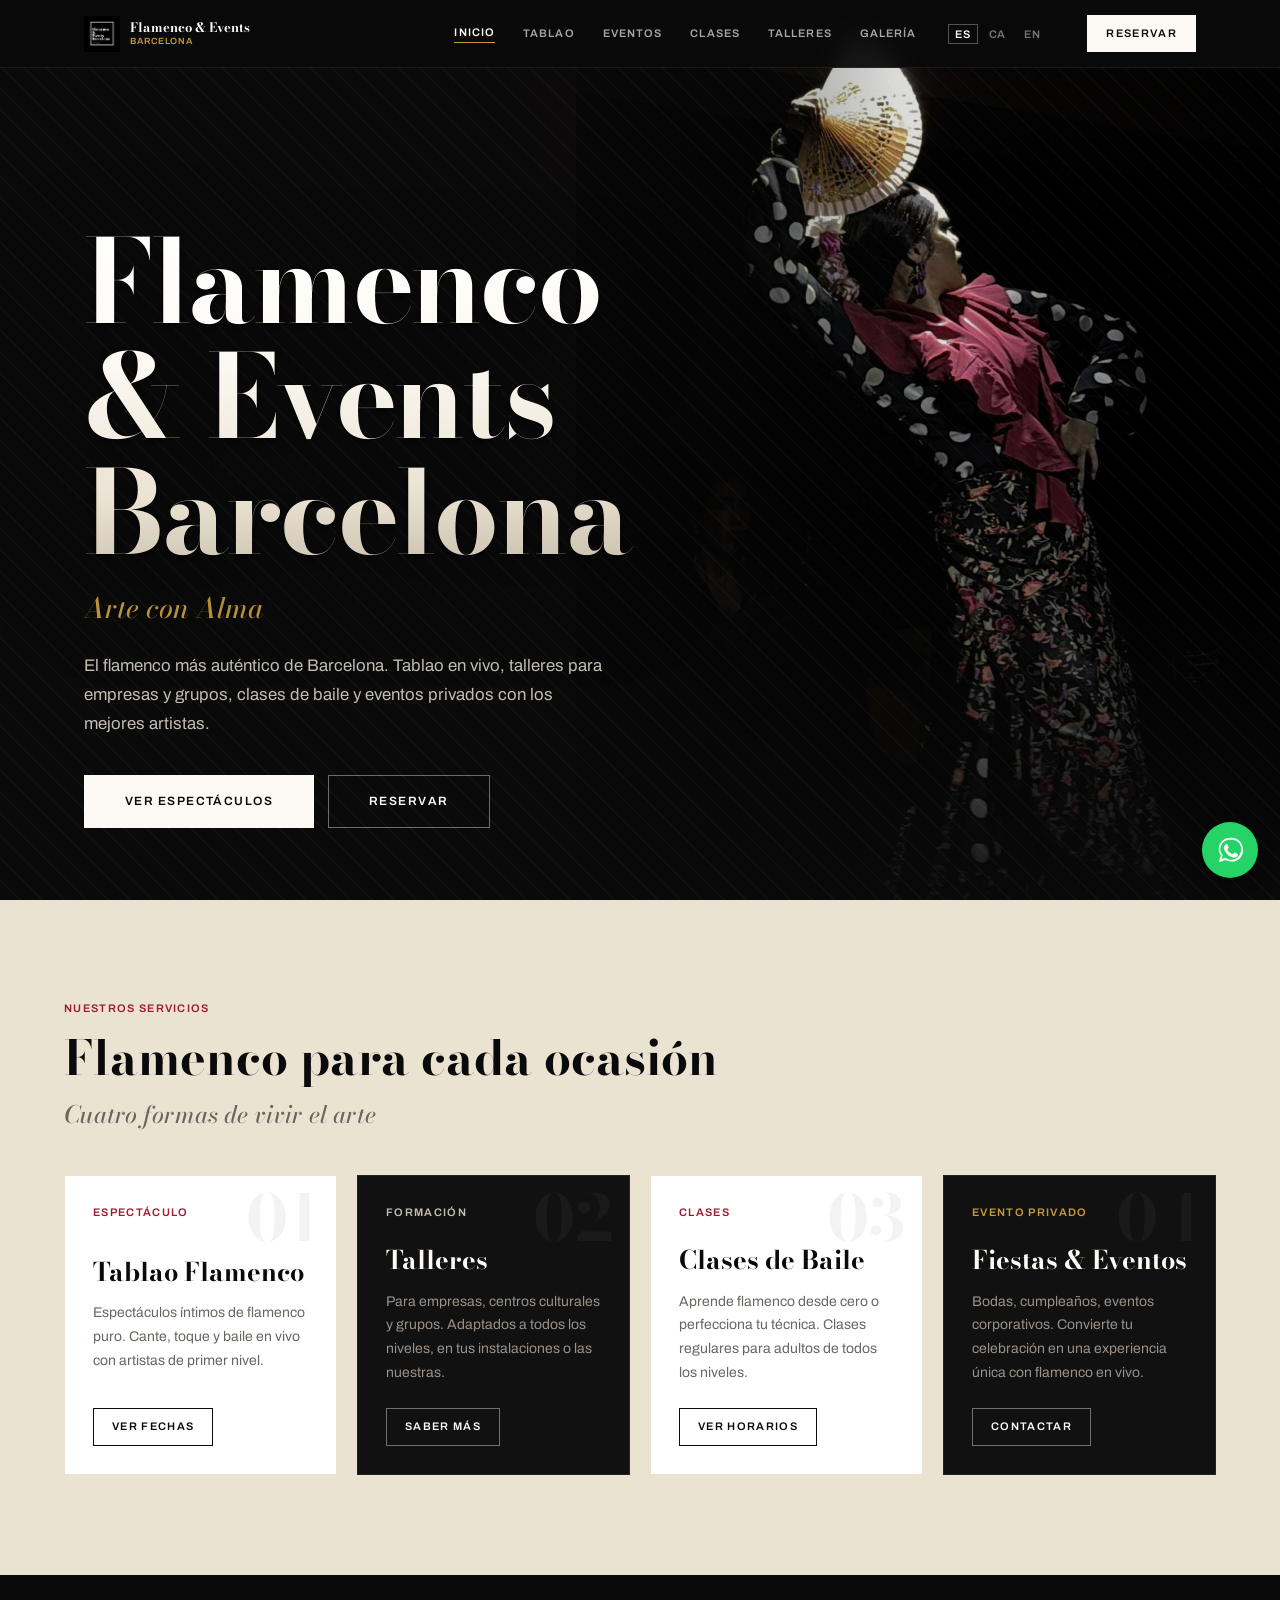
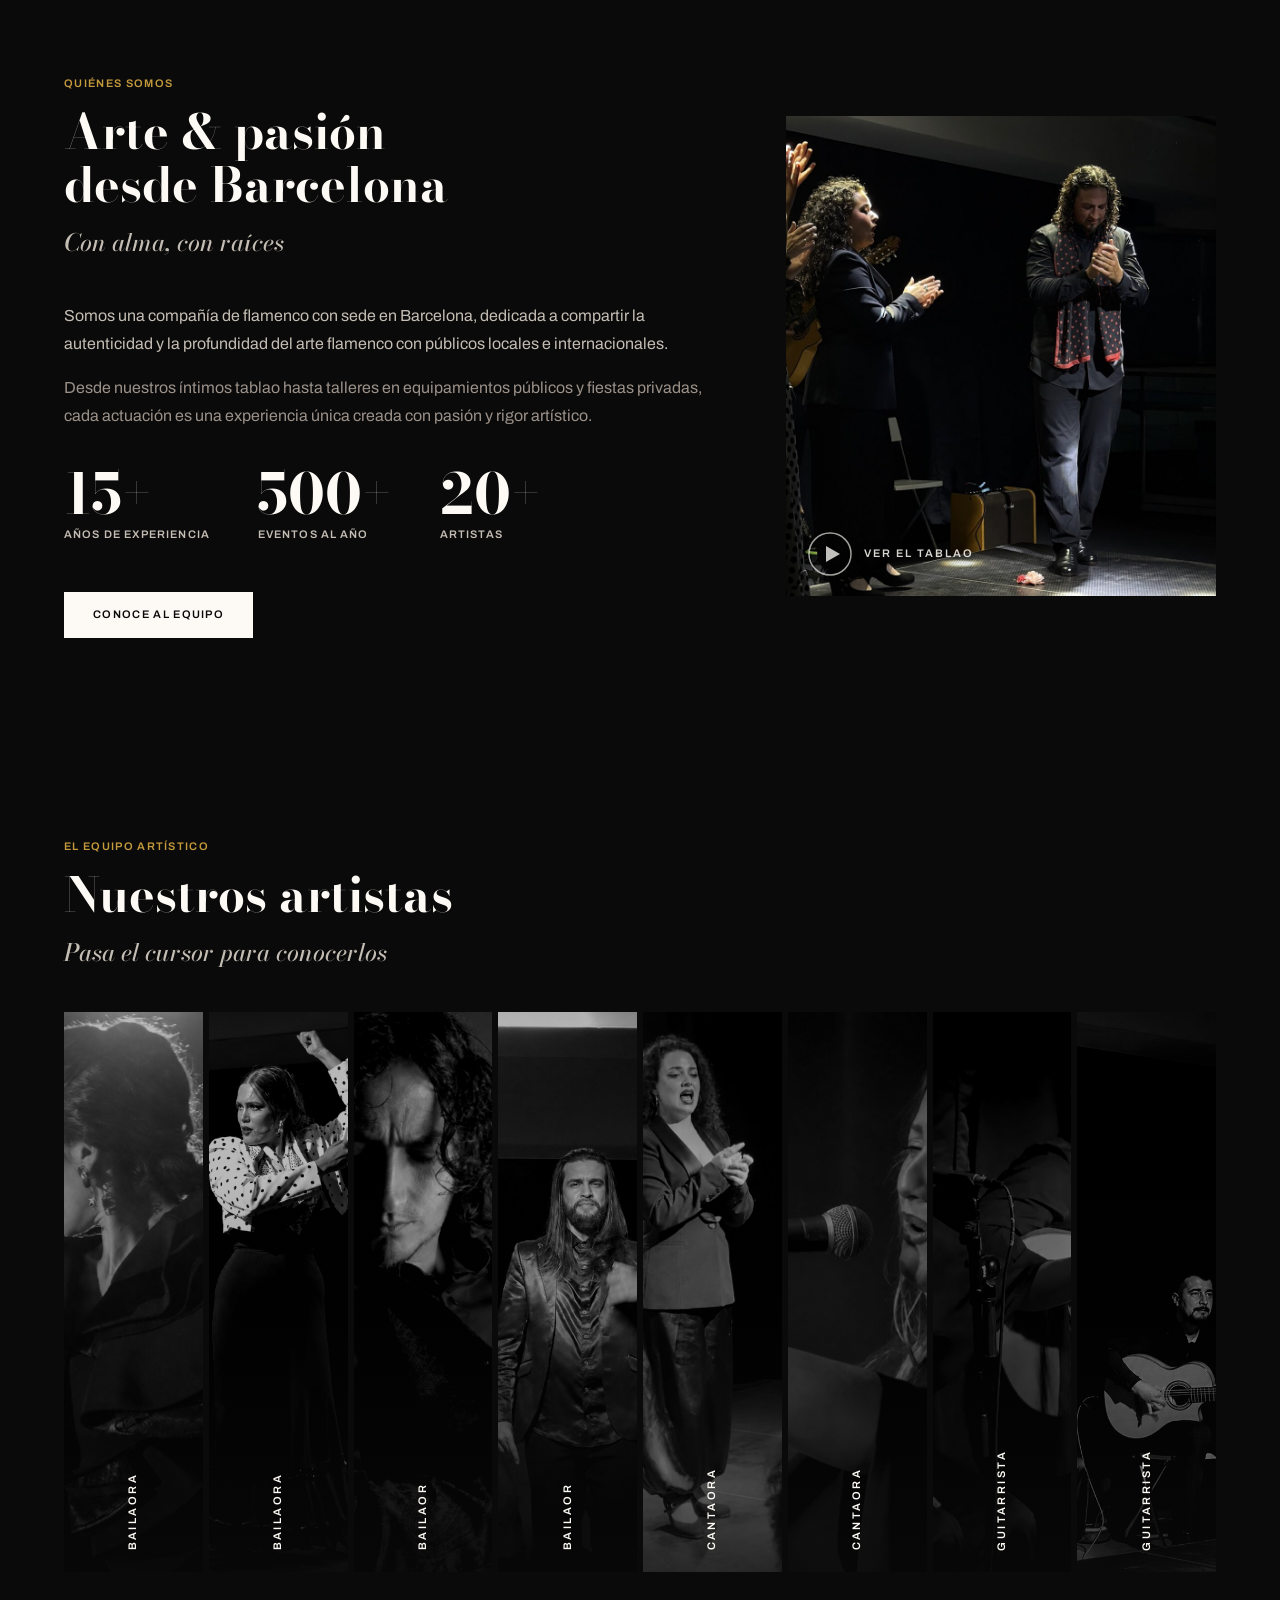
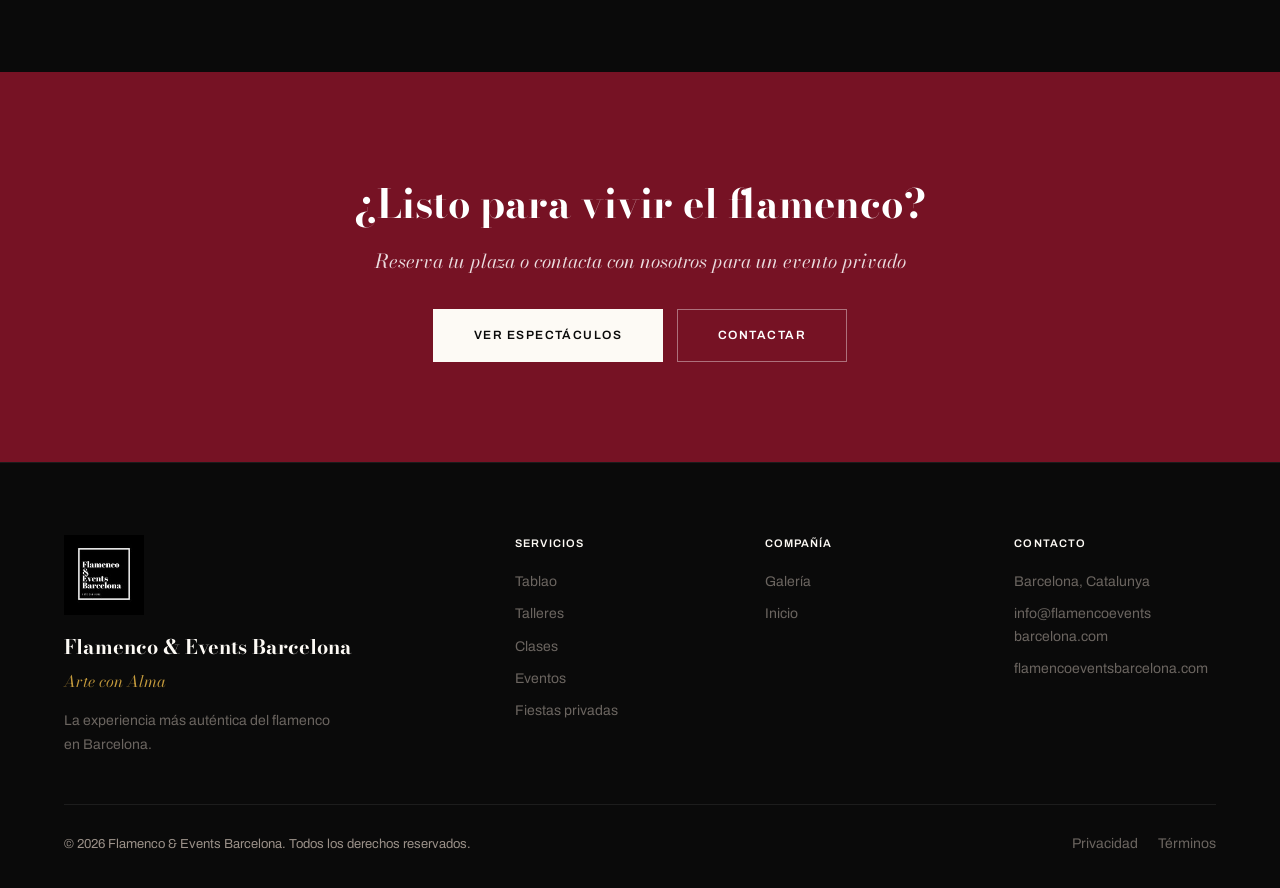
<file: index.html>
<!DOCTYPE html>
<html lang="es">
<head>
    <meta charset="UTF-8">
    <meta name="viewport" content="width=device-width, initial-scale=1.0">
    <meta name="root-path" content="">
    <meta name="description" content="Flamenco & Events Barcelona — Tablao, talleres, clases y eventos privados. Arte con Alma.">
    <title>Flamenco & Events Barcelona — Arte con Alma</title>
    <link rel="icon" href="assets/logo.jpg">
    <link rel="stylesheet" href="css/styles.css">
</head>
<body>
    <div id="nav-placeholder"></div>

    <!-- Hero -->
    <section class="hero"
             data-hero-video="assets/videos/hero-loop.mp4"
             data-hero-poster="assets/photos/hero-video-poster.jpg"
             data-hero-delay="5000">
        <div class="hero-bg"></div>
        <div class="hero-img">
            <img src="assets/photos/hero-home.jpg?v=2" alt="Bailaora flamenca con abanico en el tablao de Barcelona">
        </div>
        <div class="hero-overlay"></div>
        <div class="hero-pattern"></div>
        <div class="hero-body">
            <h1 class="hero-title hero-title--relief">Flamenco<br>&amp; Events<br>Barcelona</h1>
            <p class="hero-sub">Arte con Alma</p>
            <p class="hero-desc">El flamenco más auténtico de Barcelona. Tablao en vivo, talleres para empresas y grupos, clases de baile y eventos privados con los mejores artistas.</p>
            <div class="hero-actions">
                <a href="tablao.html" class="btn btn-lg btn-inverse">Ver espectáculos</a>
                <a href="https://booking.flamencoeventsbarcelona.com" class="btn btn-lg btn-inv-out">Reservar</a>
            </div>
        </div>
    </section>

    <!-- Services -->
    <section class="section section--pale">
        <div class="section-inner">
            <div class="section-label">Nuestros servicios</div>
            <h2 class="section-title">Flamenco para cada ocasión</h2>
            <p class="section-subtitle">Cuatro formas de vivir el arte</p>
            <div class="services-grid">
                <a href="tablao.html" class="svc-card fade-up" style="text-decoration:none;color:inherit">
                    <div class="svc-num">01</div>
                    <span class="svc-tag t-crimson">Espectáculo</span>
                    <div class="svc-title">Tablao Flamenco</div>
                    <p class="svc-desc t-muted">Espectáculos íntimos de flamenco puro. Cante, toque y baile en vivo con artistas de primer nivel.</p>
                    <span class="btn btn-sm btn-outline" style="margin-top:auto;align-self:flex-start">Ver fechas</span>
                </a>
                <a href="talleres.html" class="svc-card svc-card--dark fade-up" style="text-decoration:none;color:inherit">
                    <div class="svc-num">02</div>
                    <span class="svc-tag" style="color:#C4BDB4">Formación</span>
                    <div class="svc-title" style="color:#FDFAF5">Talleres</div>
                    <p class="svc-desc" style="color:#9B9189">Para empresas, centros culturales y grupos. Adaptados a todos los niveles, en tus instalaciones o las nuestras.</p>
                    <span class="btn btn-sm btn-inv-out" style="margin-top:auto;align-self:flex-start">Saber más</span>
                </a>
                <a href="clases.html" class="svc-card fade-up" style="text-decoration:none;color:inherit">
                    <div class="svc-num">03</div>
                    <span class="svc-tag t-crimson">Clases</span>
                    <div class="svc-title">Clases de Baile</div>
                    <p class="svc-desc t-muted">Aprende flamenco desde cero o perfecciona tu técnica. Clases regulares para adultos de todos los niveles.</p>
                    <span class="btn btn-sm btn-outline" style="margin-top:auto;align-self:flex-start">Ver horarios</span>
                </a>
                <a href="contacto.html" class="svc-card svc-card--dark fade-up" style="text-decoration:none;color:inherit">
                    <div class="svc-num">04</div>
                    <span class="svc-tag" style="color:#C49A3C">Evento privado</span>
                    <div class="svc-title" style="color:#FDFAF5">Fiestas &amp; Eventos</div>
                    <p class="svc-desc" style="color:#9B9189">Bodas, cumpleaños, eventos corporativos. Convierte tu celebración en una experiencia única con flamenco en vivo.</p>
                    <span class="btn btn-sm btn-inv-out" style="margin-top:auto;align-self:flex-start">Contactar</span>
                </a>
            </div>
        </div>
    </section>

    <!-- About teaser -->
    <section class="section section--dark">
        <div class="section-inner">
            <div class="grid-2 grid-2--about">
                <div>
                    <div class="section-label">Quiénes somos</div>
                    <h2 class="section-title">Arte &amp; pasión<br>desde Barcelona</h2>
                    <p class="section-subtitle">Con alma, con raíces</p>
                    <p style="color:#C4BDB4;line-height:1.75;margin-bottom:16px">Somos una compañía de flamenco con sede en Barcelona, dedicada a compartir la autenticidad y la profundidad del arte flamenco con públicos locales e internacionales.</p>
                    <p style="color:#9B9189;line-height:1.75;margin-bottom:36px">Desde nuestros íntimos tablao hasta talleres en equipamientos públicos y fiestas privadas, cada actuación es una experiencia única creada con pasión y rigor artístico.</p>
                    <div class="stats">
                        <div><div class="stat-n">15+</div><div class="stat-l">Años de experiencia</div></div>
                        <div><div class="stat-n">500+</div><div class="stat-l">Eventos al año</div></div>
                        <div><div class="stat-n">20+</div><div class="stat-l">Artistas</div></div>
                    </div>
                    <div class="mt-lg">
                        <a href="#artistas" class="btn btn-md btn-inverse">Conoce al equipo</a>
                    </div>
                </div>
                <div class="hover-video" style="min-height:480px"
                     data-hover-video="assets/videos/about-tablao.mp4">
                    <img src="assets/photos/about-home.jpg" alt="Artistas flamencos en escena">
                    <span class="hover-video__cue" aria-hidden="true">
                        <svg viewBox="0 0 44 44" width="44" height="44" fill="none"><circle cx="22" cy="22" r="21" stroke="rgba(253,250,245,.75)" stroke-width="1.5"/><polygon points="18,14 18,30 32,22" fill="rgba(253,250,245,.9)"/></svg>
                        <em>Ver el tablao</em>
                    </span>
                    <button class="hover-video__sound" type="button" aria-label="Activar o silenciar el sonido">
                        <svg class="ico-on" viewBox="0 0 24 24" width="18" height="18" fill="none" stroke="currentColor" stroke-width="1.6" stroke-linecap="round" stroke-linejoin="round"><polygon points="4,9 8,9 13,5 13,19 8,15 4,15" fill="currentColor" stroke="none"/><path d="M16.5 8.5a5 5 0 0 1 0 7"/><path d="M19 6a8.5 8.5 0 0 1 0 12"/></svg>
                        <svg class="ico-off" viewBox="0 0 24 24" width="18" height="18" fill="none" stroke="currentColor" stroke-width="1.6" stroke-linecap="round"><polygon points="4,9 8,9 13,5 13,19 8,15 4,15" fill="currentColor" stroke="none"/><path d="M17 9.5l5 5M22 9.5l-5 5"/></svg>
                    </button>
                </div>
            </div>
        </div>
    </section>

    <!-- Equipo artístico — strips -->
<section class="section section--dark" id="artistas">
  <div class="section-inner">
    <div class="section-label">El equipo artístico</div>
    <h2 class="section-title">Nuestros artistas</h2>
    <p class="section-subtitle">Pasa el cursor para conocerlos</p>

    <div class="strips fade-up">
      <button class="strip" type="button" aria-label="Bailaora — Baile">
        <img src="assets/photos/eventos/Isa.jpg" alt="Bailaora de Flamenco &amp; Events Barcelona" loading="eager" decoding="async" draggable="false">
        <span class="strip-vlabel">Bailaora</span>
        <span class="strip-info">
          <span class="strip-role">Baile</span>
          <span class="strip-name">Bailaora</span>
          <span class="strip-desc">Bata de cola, compás y presencia que llena el tablao.</span>
        </span>
      </button>
      <button class="strip" type="button" aria-label="Bailaora — Baile">
        <img src="assets/photos/eventos/rocio-lunares.jpg" alt="Bailaora de Flamenco &amp; Events Barcelona" loading="eager" decoding="async" draggable="false">
        <span class="strip-vlabel">Bailaora</span>
        <span class="strip-info">
          <span class="strip-role">Baile</span>
          <span class="strip-name">Bailaora</span>
          <span class="strip-desc">Braceo y remate en la parte más íntima del show.</span>
        </span>
      </button>
      <button class="strip" type="button" aria-label="Bailaor — Baile">
        <img src="assets/photos/eventos/nito.jpg" alt="Bailaor de Flamenco &amp; Events Barcelona" loading="eager" decoding="async" draggable="false">
        <span class="strip-vlabel">Bailaor</span>
        <span class="strip-info">
          <span class="strip-role">Baile</span>
          <span class="strip-name">Bailaor</span>
          <span class="strip-desc">Zapateado y fuerza en el centro del cuadro.</span>
        </span>
      </button>
      <button class="strip" type="button" aria-label="Bailaor — Baile">
        <img src="assets/photos/eventos/bailaor2.jpg" alt="Bailaor de Flamenco &amp; Events Barcelona" loading="lazy" decoding="async" draggable="false">
        <span class="strip-vlabel">Bailaor</span>
        <span class="strip-info">
          <span class="strip-role">Baile</span>
          <span class="strip-name">Bailaor</span>
          <span class="strip-desc">Taconeo, escobilla y diálogo con la guitarra.</span>
        </span>
      </button>
      <button class="strip" type="button" aria-label="Cantaora — Cante">
        <img src="assets/photos/eventos/cantaora.jpg" alt="Cantaora, cante de Flamenco &amp; Events Barcelona" loading="lazy" decoding="async" draggable="false">
        <span class="strip-vlabel">Cantaora</span>
        <span class="strip-info">
          <span class="strip-role">Cante</span>
          <span class="strip-name">Cantaora</span>
          <span class="strip-desc">La voz que sostiene el cuadro, de la soleá a la bulería.</span>
        </span>
      </button>
      <button class="strip" type="button" aria-label="Cantaora — Cante">
        <!-- FOTO PENDENT DE CONFIRMAR AMB LA IVETTE -->
        <img src="assets/photos/eventos/cantaora2.jpg" alt="Cantaora, cante de Flamenco &amp; Events Barcelona" loading="lazy" decoding="async" draggable="false">
        <span class="strip-vlabel">Cantaora</span>
        <span class="strip-info">
          <span class="strip-role">Cante</span>
          <span class="strip-name">Cantaora</span>
          <span class="strip-desc">Cante jondo y jaleo: el pulso emocional del espectáculo.</span>
        </span>
      </button>
      <button class="strip" type="button" aria-label="Guitarrista — Toque">
        <img src="assets/photos/eventos/guitarrista2.jpg" alt="Guitarrista, toque de Flamenco &amp; Events Barcelona" loading="lazy" decoding="async" draggable="false">
        <span class="strip-vlabel">Guitarrista</span>
        <span class="strip-info">
          <span class="strip-role">Toque</span>
          <span class="strip-name">Guitarrista</span>
          <span class="strip-desc">El toque que marca el compás y acompaña cada palo.</span>
        </span>
      </button>
      <button class="strip" type="button" aria-label="Guitarrista — Toque">
        <!-- FOTO PENDENT DE CONFIRMAR AMB LA IVETTE -->
        <img src="assets/photos/eventos/cante_y_guitarra.jpg" alt="Guitarrista, toque de Flamenco &amp; Events Barcelona" loading="lazy" decoding="async" draggable="false">
        <span class="strip-vlabel">Guitarrista</span>
        <span class="strip-info">
          <span class="strip-role">Toque</span>
          <span class="strip-name">Guitarrista</span>
          <span class="strip-desc">Falsetas y acompañamiento al baile y al cante.</span>
        </span>
      </button>
    </div>
  </div>
</section>

    <!-- CTA strip -->
    <div class="cta-strip">
        <h2>¿Listo para vivir el flamenco?</h2>
        <p>Reserva tu plaza o contacta con nosotros para un evento privado</p>
        <div class="cta-strip-actions">
            <a href="tablao.html" class="btn btn-lg btn-inverse">Ver espectáculos</a>
            <a href="contacto.html" class="btn btn-lg" style="background:transparent;color:#fff;border:1px solid rgba(255,255,255,.4)">Contactar</a>
        </div>
    </div>

    <div id="footer-placeholder"></div>
    <script src="js/main.js"></script>
</body>
</html>
</file>
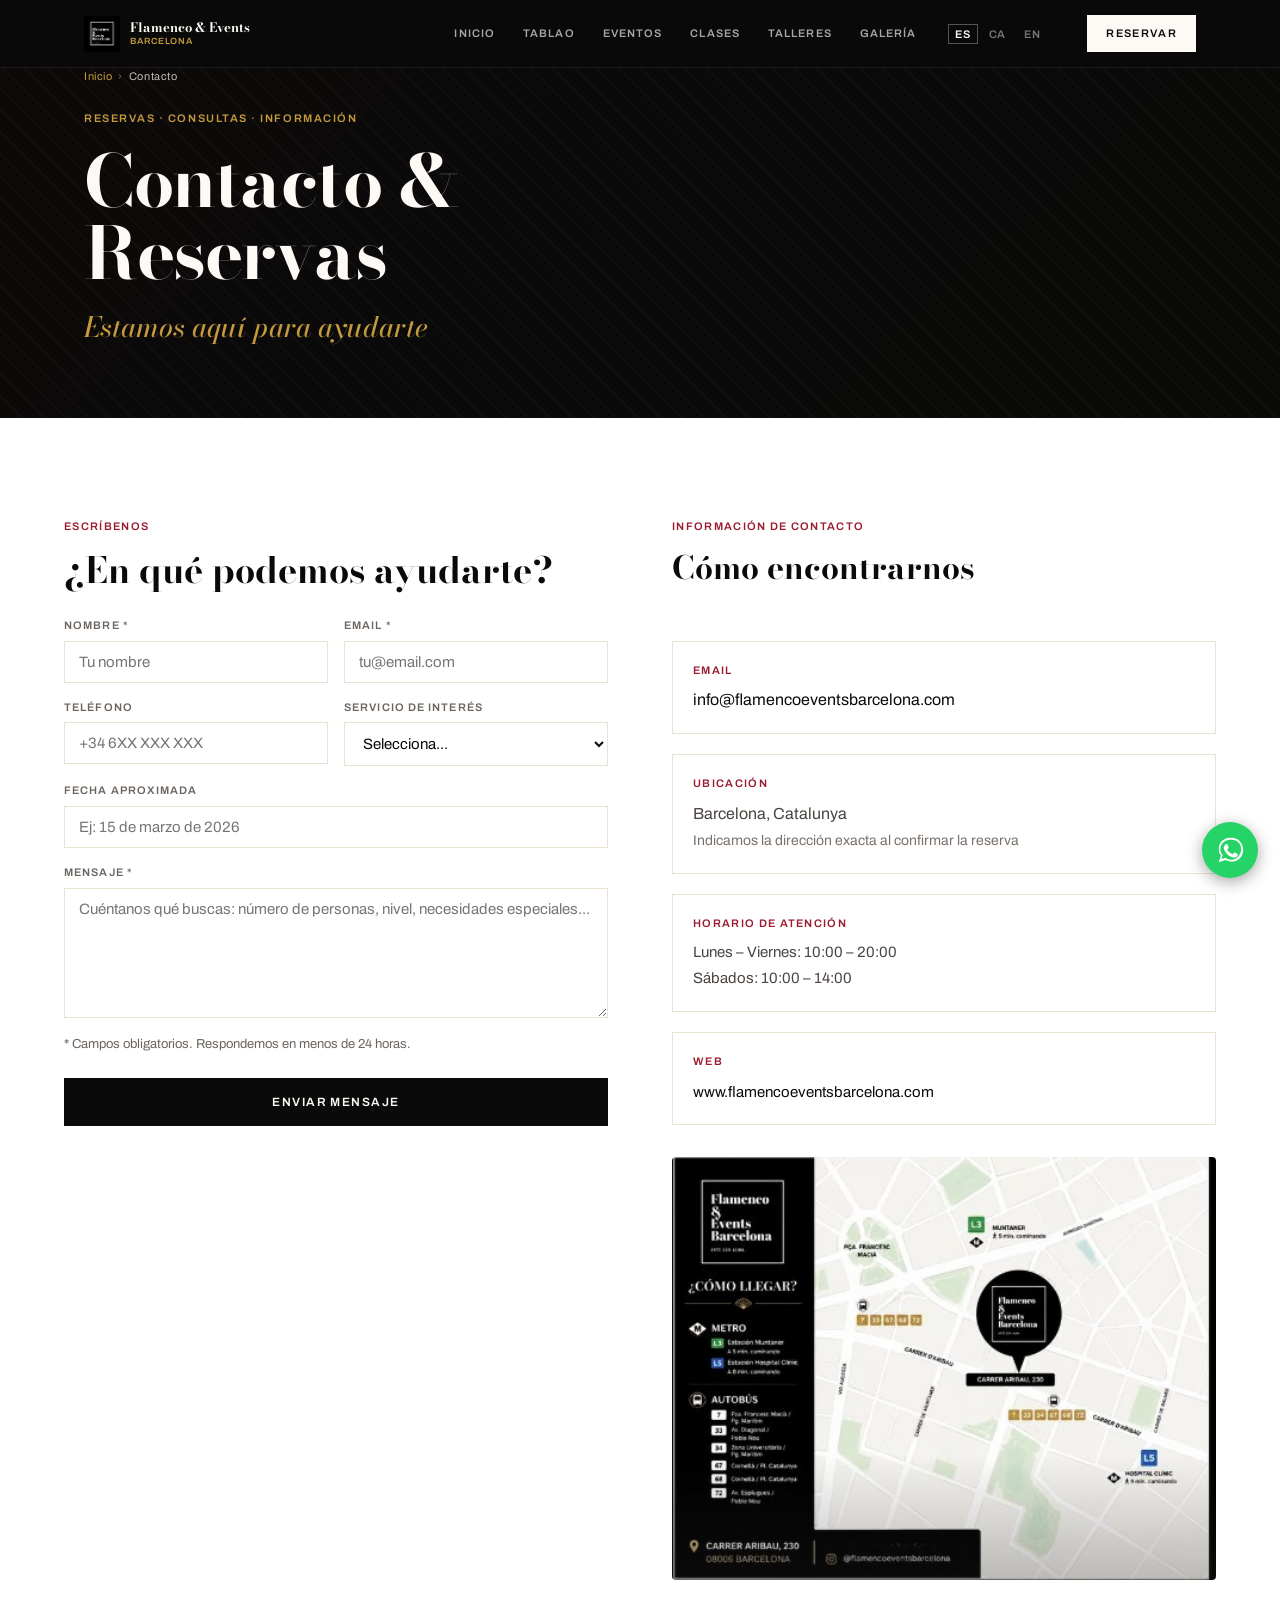
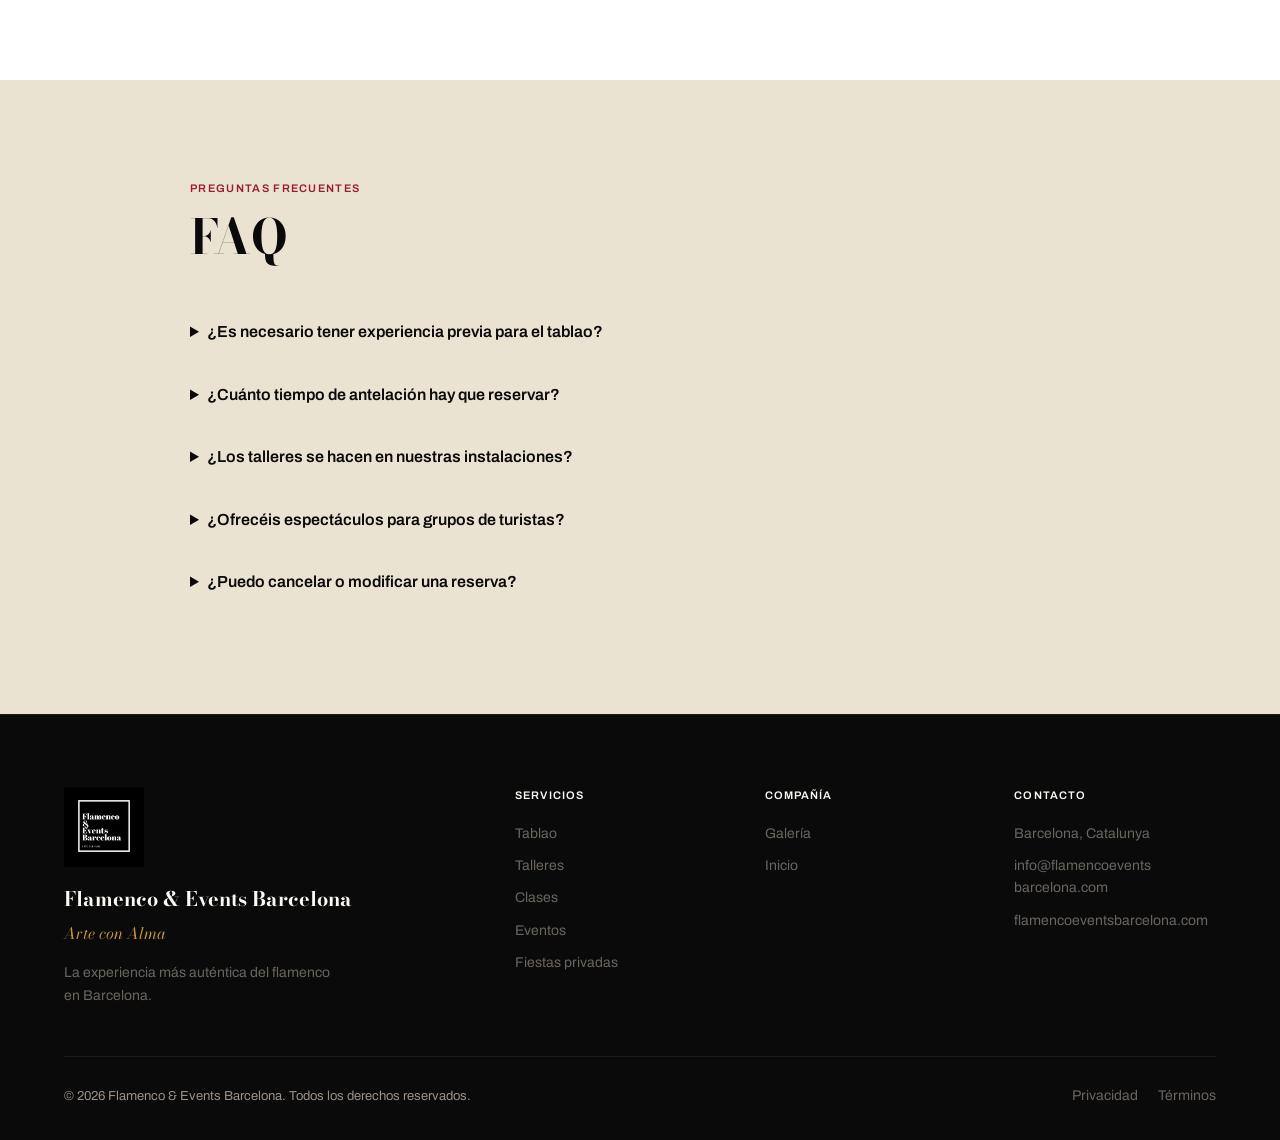
<file: contacto.html>
<!DOCTYPE html>
<html lang="es">
<head>
  <meta charset="UTF-8">
  <meta name="viewport" content="width=device-width, initial-scale=1.0">
  <meta name="root-path" content="">
  <meta name="description" content="Contacto y reservas — Flamenco & Events Barcelona.">
  <title>Contacto — Flamenco & Events Barcelona</title>
  <link rel="icon" href="assets/logo.jpg">
  <link rel="stylesheet" href="css/styles.css">
</head>
<body>

<div id="nav-placeholder"></div>

<section class="hero hero-inner" style="min-height:45vh">
  <div class="hero-bg"></div>
  <div class="hero-overlay" style="background:rgba(10,10,10,.75)"></div>
  <div class="hero-pattern"></div>
  <div class="hero-body" style="padding-bottom:48px">
    <div class="breadcrumb"><a href="index.html">Inicio</a><span>›</span>Contacto</div>
    <div class="hero-eyebrow">Reservas · Consultas · Información</div>
    <h1 class="hero-title" style="font-size:clamp(2.5rem,6vw,4.5rem)">Contacto &amp;<br>Reservas</h1>
    <p class="hero-sub">Estamos aquí para ayudarte</p>
  </div>
</section>

<!-- Contacto principal -->
<section class="section section--white">
  <div class="section-inner">
    <div class="grid-2" style="gap:clamp(32px,5vw,80px);align-items:flex-start">

      <!-- Formulario -->
      <div>
        <div class="section-label">Escríbenos</div>
        <h2 class="section-title" style="font-size:clamp(1.75rem,3vw,2.25rem);margin-bottom:28px">¿En qué podemos ayudarte?</h2>

        <!-- NOTA: Configura el formulario con tu servicio preferido.
             Opciones: Formspree (formspree.io), IONOS WebApps, o mailto:
             Reemplaza action="#" con tu endpoint. -->
        <form class="form" action="https://formspree.io/f/XXXXXXXX" method="POST">
          <div class="form-row">
            <div class="form-group">
              <label class="form-label" for="nombre">Nombre *</label>
              <input class="form-input" type="text" id="nombre" name="nombre" required placeholder="Tu nombre">
            </div>
            <div class="form-group">
              <label class="form-label" for="email">Email *</label>
              <input class="form-input" type="email" id="email" name="email" required placeholder="tu@email.com">
            </div>
          </div>
          <div class="form-row">
            <div class="form-group">
              <label class="form-label" for="telefono">Teléfono</label>
              <input class="form-input" type="tel" id="telefono" name="telefono" placeholder="+34 6XX XXX XXX">
            </div>
            <div class="form-group">
              <label class="form-label" for="servicio">Servicio de interés</label>
              <select class="form-select" id="servicio" name="servicio">
                <option value="">Selecciona...</option>
                <option value="tablao">Tablao Flamenco</option>
                <option value="talleres">Talleres</option>
                <option value="clases">Clases de baile</option>
                <option value="fiesta">Fiesta / Evento privado</option>
                <option value="otro">Otro</option>
              </select>
            </div>
          </div>
          <div class="form-group">
            <label class="form-label" for="fecha">Fecha aproximada</label>
            <input class="form-input" type="text" id="fecha" name="fecha" placeholder="Ej: 15 de marzo de 2026">
          </div>
          <div class="form-group">
            <label class="form-label" for="mensaje">Mensaje *</label>
            <textarea class="form-textarea" id="mensaje" name="mensaje" required placeholder="Cuéntanos qué buscas: número de personas, nivel, necesidades especiales..."></textarea>
          </div>
          <p class="form-note">* Campos obligatorios. Respondemos en menos de 24 horas.</p>
          <button type="submit" class="btn btn-lg btn-primary" style="margin-top:8px">Enviar mensaje</button>
        </form>
      </div>

      <!-- Info de contacto -->
      <div style="display:flex;flex-direction:column;gap:32px">
        <div>
          <div class="section-label">Información de contacto</div>
          <h2 class="section-title" style="font-size:clamp(1.5rem,2.5vw,2rem);margin-bottom:24px">Cómo encontrarnos</h2>
        </div>
        <div style="display:flex;flex-direction:column;gap:20px">
          <div style="padding:20px;border:1px solid #EBE3D2">
            <div style="font-size:11px;font-weight:600;letter-spacing:.12em;text-transform:uppercase;color:#9B1B30;margin-bottom:8px">Email</div>
            <a href="mailto:info@flamencoeventsbarcelona.com" style="font-size:1rem;color:#0A0A0A">info@flamencoeventsbarcelona.com</a>
          </div>
          <div style="padding:20px;border:1px solid #EBE3D2">
            <div style="font-size:11px;font-weight:600;letter-spacing:.12em;text-transform:uppercase;color:#9B1B30;margin-bottom:8px">Ubicación</div>
            <div style="font-size:1rem;color:#4A4440">Barcelona, Catalunya</div>
            <div style="font-size:.875rem;color:#7A716A;margin-top:4px">Indicamos la dirección exacta al confirmar la reserva</div>
          </div>
          <div style="padding:20px;border:1px solid #EBE3D2">
            <div style="font-size:11px;font-weight:600;letter-spacing:.12em;text-transform:uppercase;color:#9B1B30;margin-bottom:8px">Horario de atención</div>
            <div style="font-size:.9375rem;color:#4A4440;line-height:1.7">Lunes – Viernes: 10:00 – 20:00<br>Sábados: 10:00 – 14:00</div>
          </div>
          <div style="padding:20px;border:1px solid #EBE3D2">
            <div style="font-size:11px;font-weight:600;letter-spacing:.12em;text-transform:uppercase;color:#9B1B30;margin-bottom:8px">Web</div>
            <a href="https://www.flamencoeventsbarcelona.com" style="font-size:.9375rem;color:#0A0A0A">www.flamencoeventsbarcelona.com</a>
          </div>
        </div>

        <!-- Mapa ¿Cómo llegar? -->
        <div style="overflow:hidden;border-radius:4px">
          <img src="assets/photos/mapa-como-llegar.jpg" alt="Mapa de ubicación — Cómo llegar a Flamenco & Events Barcelona, C/ Aribau 230" style="width:100%;display:block">
        </div>
      </div>
    </div>
  </div>
</section>

<!-- FAQs -->
<section class="section section--pale">
  <div class="section-inner max-900">
    <div class="section-label">Preguntas frecuentes</div>
    <h2 class="section-title" style="margin-bottom:36px">FAQ</h2>
    <div style="display:flex;flex-direction:column;gap:0">
      <details style="border-top:1px solid #EBE3D2;padding:18px 0">
        <summary style="font-weight:600;cursor:pointer;font-size:1rem">¿Es necesario tener experiencia previa para el tablao?</summary>
        <p style="color:#6B6560;line-height:1.75;margin-top:10px;padding-right:20px">No, en absoluto. El tablao está diseñado para todo tipo de público, con o sin experiencia en flamenco. Nuestros artistas crean una atmósfera que llega a todos por igual.</p>
      </details>
      <details style="border-top:1px solid #EBE3D2;padding:18px 0">
        <summary style="font-weight:600;cursor:pointer;font-size:1rem">¿Cuánto tiempo de antelación hay que reservar?</summary>
        <p style="color:#6B6560;line-height:1.75;margin-top:10px;padding-right:20px">Para el tablao, recomendamos reservar con al menos 3–5 días de antelación, ya que las plazas son limitadas. Para eventos privados y talleres, contacta con nosotros con la máxima antelación posible.</p>
      </details>
      <details style="border-top:1px solid #EBE3D2;padding:18px 0">
        <summary style="font-weight:600;cursor:pointer;font-size:1rem">¿Los talleres se hacen en nuestras instalaciones?</summary>
        <p style="color:#6B6560;line-height:1.75;margin-top:10px;padding-right:20px">Sí, podemos ir a vuestro espacio o podéis venir al nuestro. Nos adaptamos a lo que mejor os convenga. Solo necesitamos una sala con espacio suficiente para moverse.</p>
      </details>
      <details style="border-top:1px solid #EBE3D2;padding:18px 0">
        <summary style="font-weight:600;cursor:pointer;font-size:1rem">¿Ofrecéis espectáculos para grupos de turistas?</summary>
        <p style="color:#6B6560;line-height:1.75;margin-top:10px;padding-right:20px">Sí. Ofrecemos espectáculos y talleres especiales para grupos turísticos, hoteles, agencias de viaje y plataformas de experiencias. Contacta con nosotros para condiciones especiales.</p>
      </details>
      <details style="border-top:1px solid var(--ivory-400, #EBE3D2);border-bottom:1px solid #EBE3D2;padding:18px 0">
        <summary style="font-weight:600;cursor:pointer;font-size:1rem">¿Puedo cancelar o modificar una reserva?</summary>
        <p style="color:#6B6560;line-height:1.75;margin-top:10px;padding-right:20px">Puedes cancelar hasta 48h antes sin coste. Las cancelaciones con menos de 48h de antelación pueden tener penalización. Para más información, consúltanos directamente.</p>
      </details>
    </div>
  </div>
</section>

<div id="footer-placeholder"></div>
<script src="js/main.js"></script>
</body>
</html>
</file>
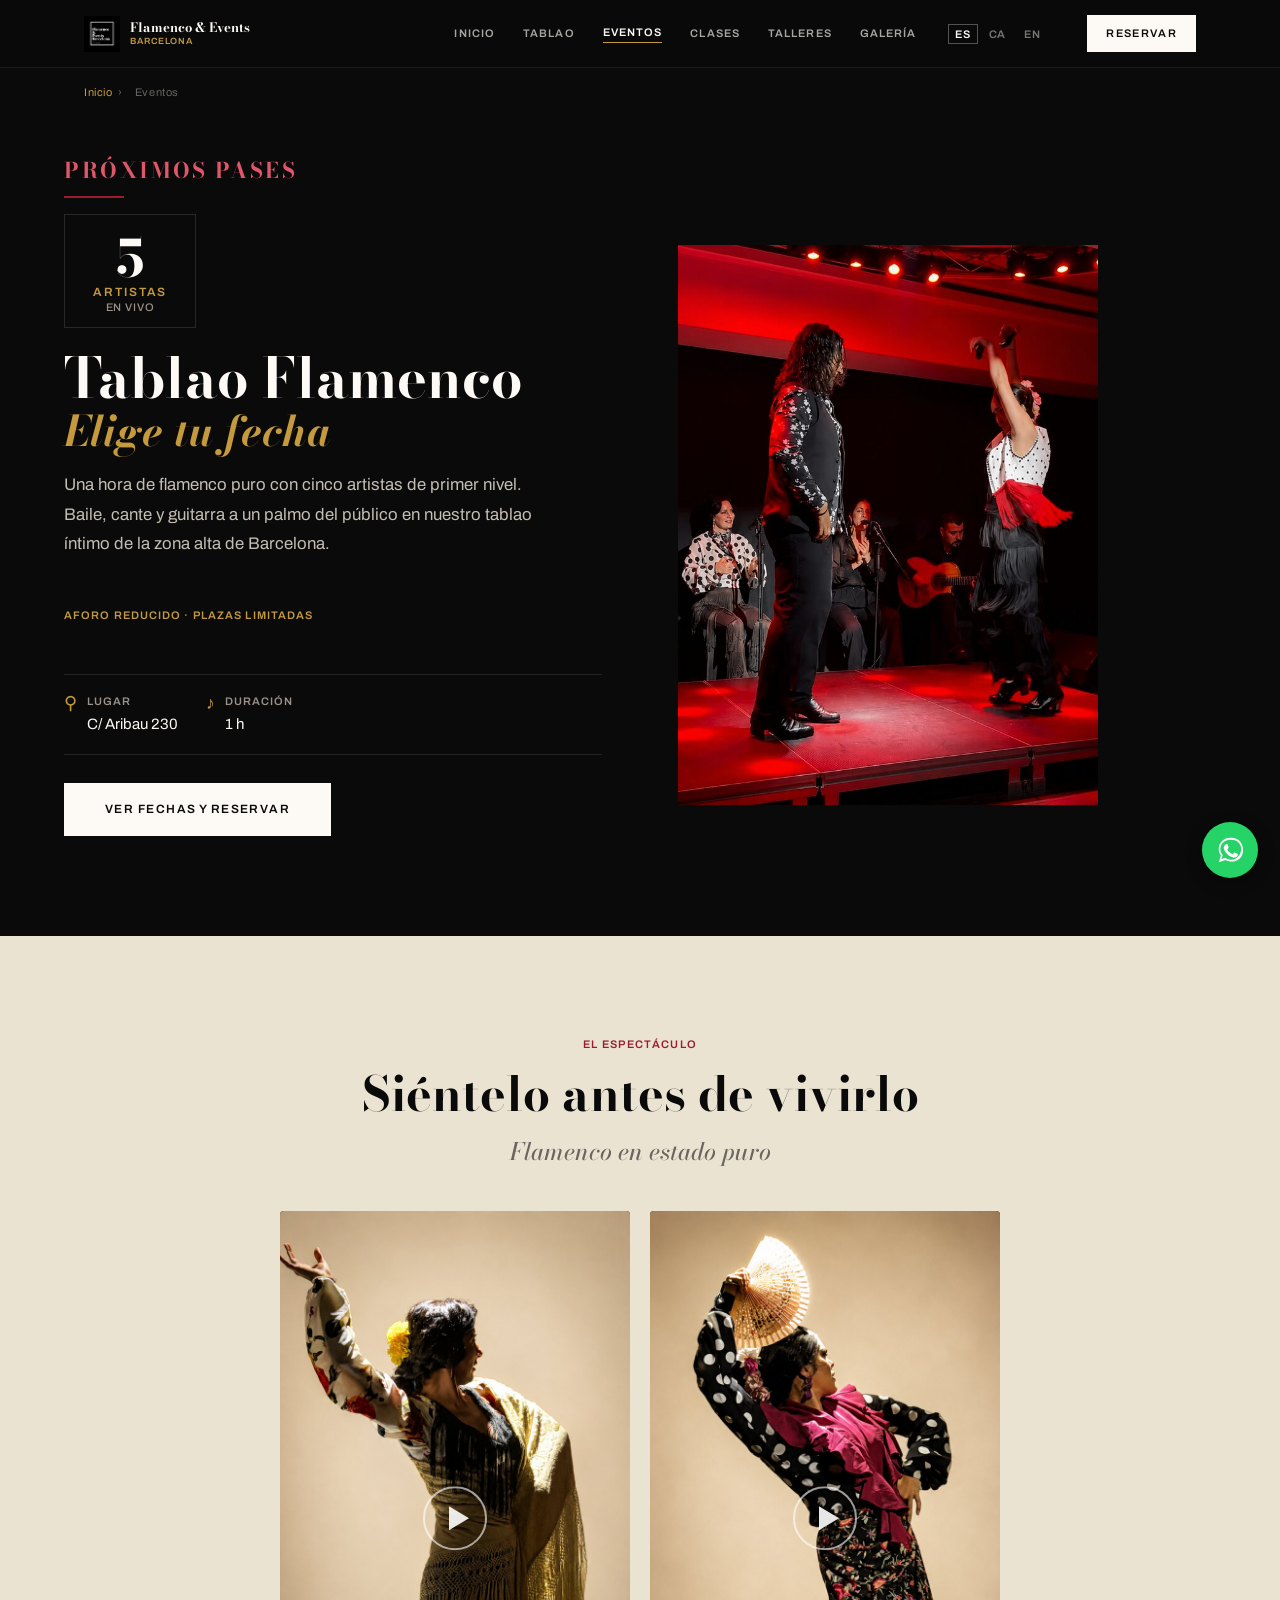
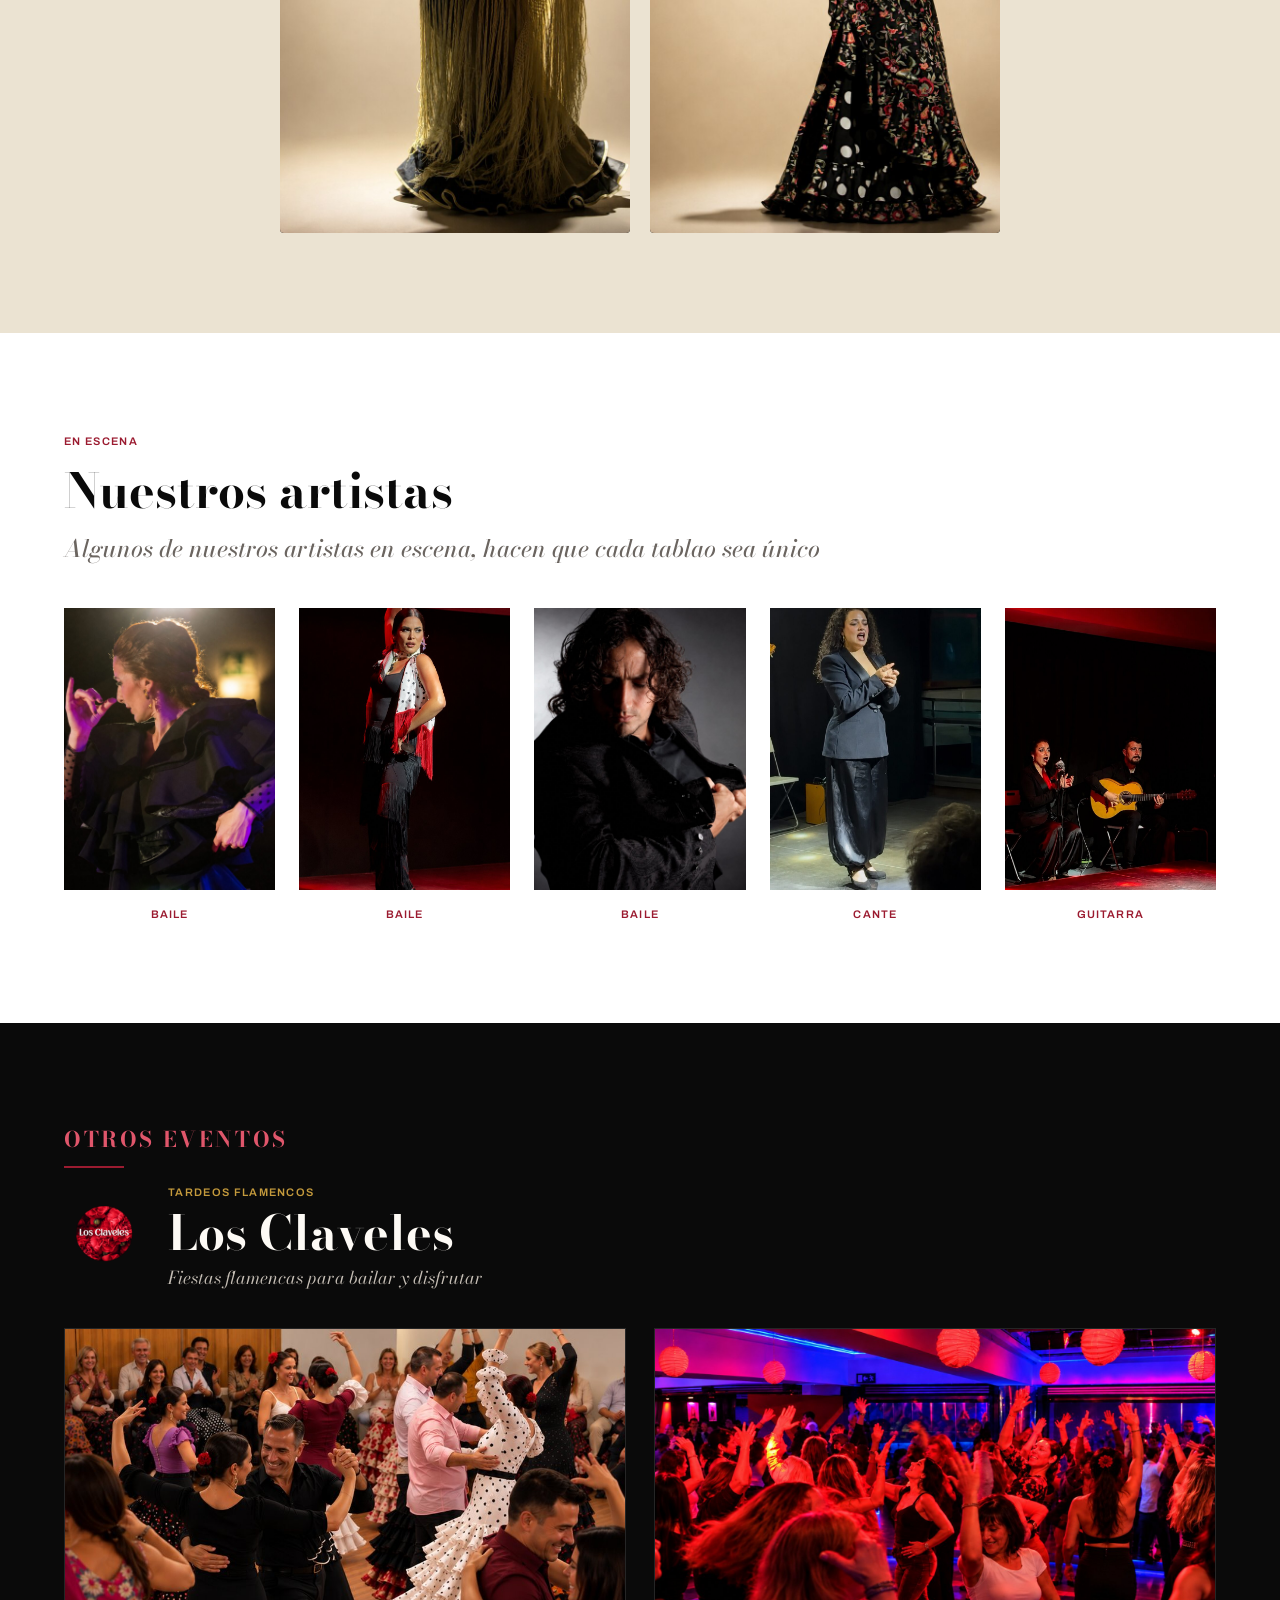
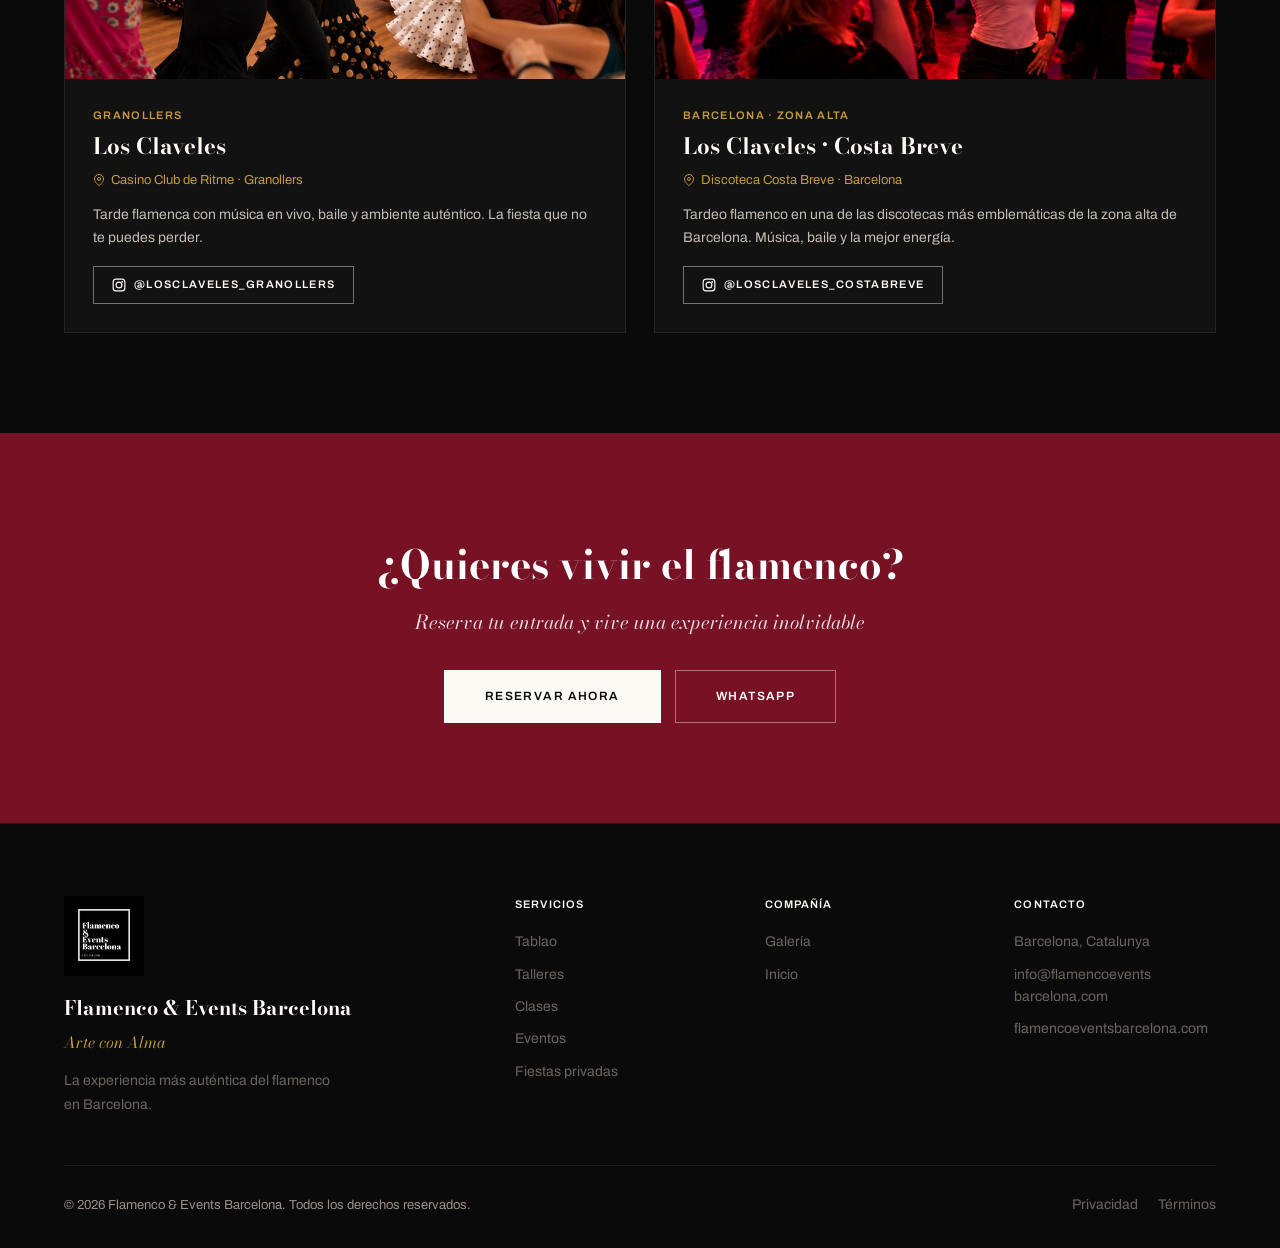
<file: eventos.html>
<!DOCTYPE html>
<html lang="es">
<head>
    <meta charset="UTF-8">
    <meta name="viewport" content="width=device-width, initial-scale=1.0">
    <meta name="root-path" content="">
    <meta name="description" content="Próximos eventos de Flamenco & Events Barcelona — Tablao especial, tardeos flamencos y fiestas. Arte con Alma.">
    <title>Eventos — Flamenco & Events Barcelona</title>
    <link rel="icon" href="assets/logo.jpg">
    <link rel="stylesheet" href="css/styles.css">
    <link rel="stylesheet" href="css/eventos.css">

    <!-- OpenGraph -->
    <meta property="og:title" content="Tablao Flamenco — Flamenco & Events Barcelona">
    <meta property="og:description" content="Tablao flamenco en la zona alta de Barcelona: una hora de baile, cante y guitarra con cinco artistas en directo. C/ Aribau 230.">
    <meta property="og:type" content="website">
    <meta property="og:url" content="https://www.flamencoeventsbarcelona.com/eventos.html">
    <meta property="og:image" content="https://www.flamencoeventsbarcelona.com/assets/photos/eventos/Tablao.jpg">
    <meta property="og:locale" content="es_ES">
    <meta property="og:locale:alternate" content="en_GB">
    <meta property="og:locale:alternate" content="ca_ES">

    <!-- Schema.org — el recinte és estàtic; els Event amb data real
         els injecta js/proximas-fechas.js des del booking -->
    <script type="application/ld+json">
    {
      "@context": "https://schema.org",
      "@type": "PerformingArtsTheater",
      "name": "Flamenco & Events Barcelona",
      "url": "https://www.flamencoeventsbarcelona.com/eventos.html",
      "image": "https://www.flamencoeventsbarcelona.com/assets/photos/eventos/Tablao.jpg",
      "telephone": "+34662432855",
      "address": {
        "@type": "PostalAddress",
        "streetAddress": "Carrer d'Aribau 230",
        "addressLocality": "Barcelona",
        "postalCode": "08006",
        "addressCountry": "ES"
      }
    }
    </script>
</head>
<body>
    <div id="nav-placeholder"></div>

    <!-- ═══════════════════════════════════════════════════
         COMPACT PAGE HEADER — no hero, straight to content
         ═══════════════════════════════════════════════════ -->
    <div class="page-header-strip">
        <div class="page-header-strip__inner">
            <div class="breadcrumb">
                <a href="index.html">Inicio</a><span>›</span><span data-i18n="nav.eventos">Eventos</span>
            </div>
        </div>
    </div>

    <!-- ═══════════════════════════════════════════════════
         PRÒXIM PASSI — dinàmic des del booking (js/proximas-fechas.js)
         Aquest HTML és la versió genèrica: és el que veu Google i el
         que queda si el booking no respon. NO hi posis dates a mà:
         les dates es gestionen al gestor del booking.
         ═══════════════════════════════════════════════════ -->
    <section class="section section--dark evento-hero-section" data-pf-hero>
        <div class="section-inner">
            <div class="evento-featured-label" data-pf="label" data-i18n="pf.label_generico">Próximos pases</div>
            <div class="evento-hero">
                <!-- Left: info -->
                <div class="evento-hero__info">
                    <div class="evento-date-badge fade-up">
                        <span class="evento-date-badge__day" data-pf="badge-dia">5</span>
                        <span class="evento-date-badge__month" data-pf="badge-mes" data-i18n="pf.badge_artistas">Artistas</span>
                        <span class="evento-date-badge__year" data-pf="badge-any" data-i18n="pf.badge_envivo">En vivo</span>
                    </div>

                    <h1 class="evento-hero__title fade-up">
                        <span data-i18n="eventos.tablao_title">Tablao Flamenco</span>
                        <em data-pf="fecha" data-i18n="pf.elige">Elige tu fecha</em>
                    </h1>

                    <p class="evento-hero__desc fade-up" data-i18n="eventos.tablao_desc">Una hora de flamenco puro con cinco artistas de primer nivel. Baile, cante y guitarra a un palmo del público en nuestro tablao íntimo de la zona alta de Barcelona.</p>

                    <div class="evento-pricing fade-up">
                        <div class="evento-pricing__special" data-pf="precio" hidden></div>
                        <div class="evento-pricing__note" data-pf="precio-nota" data-i18n="pf.aforo">Aforo reducido · Plazas limitadas</div>
                        <span class="pf-tag" data-pf="ultimas" hidden></span>
                    </div>

                    <div class="evento-meta fade-up">
                        <div class="evento-meta__item" data-pf="hora-item" hidden>
                            <span class="evento-meta__icon">&#9201;</span>
                            <div>
                                <span class="evento-meta__label" data-i18n="eventos.hora_label">Hora</span>
                                <span class="evento-meta__value" data-pf="hora"></span>
                            </div>
                        </div>
                        <div class="evento-meta__item">
                            <span class="evento-meta__icon">&#9906;</span>
                            <div>
                                <span class="evento-meta__label" data-i18n="eventos.lugar_label">Lugar</span>
                                <span class="evento-meta__value">C/ Aribau 230</span>
                            </div>
                        </div>
                        <div class="evento-meta__item">
                            <span class="evento-meta__icon">&#9834;</span>
                            <div>
                                <span class="evento-meta__label" data-i18n="eventos.duracion_label">Duración</span>
                                <span class="evento-meta__value" data-pf="duracion">1 h</span>
                            </div>
                        </div>
                    </div>

                    <div class="hero-actions fade-up" style="margin-top:28px">
                        <a href="https://booking.flamencoeventsbarcelona.com" class="btn btn-lg btn-inverse" data-pf="cta" data-i18n="pf.cta_generico">Ver fechas y reservar</a>
                    </div>
                    <div class="pf-otras" data-pf="otras" hidden></div>
                </div>

                <!-- Right: photo -->
                <div class="evento-hero__visual fade-up">
                    <div class="photo-slot evento-hero__photo">
                        <img src="assets/photos/eventos/Tablao.jpg" alt="Cuadro flamenco en escena">
                    </div>
                </div>
            </div>
        </div>
    </section>

    <!-- ── Video del espectáculo ──────────────────────── -->
    <section class="section section--pale" id="video">
        <div class="section-inner text-center">
            <div class="section-label" data-i18n="eventos.video_label">El espectáculo</div>
            <h2 class="section-title" data-i18n="eventos.video_title">Siéntelo antes de vivirlo</h2>
            <p class="section-subtitle" data-i18n="eventos.video_sub">Flamenco en estado puro</p>

            <style>
                .eventos-videos { display:grid; grid-template-columns:1fr 1fr; gap:20px; max-width:720px; margin:32px auto 0; }
                .eventos-videos .video-card { position:relative; aspect-ratio:9/16; background:#0a0a0a; border-radius:4px; overflow:hidden; cursor:pointer; }
                .eventos-videos .video-card > img { position:absolute; inset:0; width:100%; height:100%; object-fit:cover; display:block; transition: filter .4s ease; }
                .eventos-videos .video-card:hover > img { filter: brightness(.85); }
                .eventos-videos .video-card video { position:absolute; inset:0; width:100%; height:100%; object-fit:contain; display:none; background:#000; }
                .eventos-videos .gal-play { position:absolute; top:50%; left:50%; transform:translate(-50%,-50%); transition: transform .25s ease; pointer-events:none; }
                .eventos-videos .video-card:hover .gal-play { transform: translate(-50%,-50%) scale(1.12); }
                @media (max-width:720px) { .eventos-videos { grid-template-columns: 1fr; } }
            </style>

            <div class="eventos-videos">
                <div class="video-card" onclick="playEventVideoCard(this)">
                    <img src="assets/photos/eventos/poster-manton-evento.jpg" alt="Bailaora con mantón — Ver vídeo">
                    <div class="gal-play">
                        <svg width="64" height="64" viewBox="0 0 64 64" fill="none"><circle cx="32" cy="32" r="31" stroke="rgba(255,255,255,.6)" stroke-width="2"/><polygon points="26,20 26,44 46,32" fill="rgba(255,255,255,.9)"/></svg>
                    </div>
                    <video playsinline preload="none" controlsList="nodownload" oncontextmenu="return false">
                        <source src="assets/videos/gal-video_1284.mp4" type="video/mp4">
                    </video>
                </div>
                <div class="video-card" onclick="playEventVideoCard(this)">
                    <img src="assets/photos/eventos/poster-abanico-evento.jpg" alt="Bailaora con abanico — Ver vídeo">
                    <div class="gal-play">
                        <svg width="64" height="64" viewBox="0 0 64 64" fill="none"><circle cx="32" cy="32" r="31" stroke="rgba(255,255,255,.6)" stroke-width="2"/><polygon points="26,20 26,44 46,32" fill="rgba(255,255,255,.9)"/></svg>
                    </div>
                    <video playsinline preload="none" controlsList="nodownload" oncontextmenu="return false">
                        <source src="assets/videos/gal-video_1295.mp4" type="video/mp4">
                    </video>
                </div>
            </div>

            <script>
            function playEventVideoCard(card) {
                var img = card.querySelector('img');
                var play = card.querySelector('.gal-play');
                var video = card.querySelector('video');
                if (img) img.style.display = 'none';
                if (play) play.style.display = 'none';
                video.style.display = 'block';
                video.controls = true;
                video.play();
            }
            </script>
        </div>
    </section>

    <!-- ── Artistas ─────────────────────────── -->
    <section class="section section--white" id="artistas-julio">
        <div class="section-inner">
            <div class="section-label" data-i18n="eventos.artistas_label">En escena</div>
            <h2 class="section-title" data-i18n="eventos.artistas_title">Nuestros artistas</h2>
            <p class="section-subtitle" data-i18n="eventos.artistas_sub">Algunos de nuestros artistas en escena, hacen que cada tablao sea único</p>

            <div class="artistas-grid">
                <div class="artista-card fade-up">
                    <div class="photo-slot artista-card__photo">
                        <img src="assets/photos/eventos/Isa.jpg" alt="Bailaora en escena">
                    </div>
                    <div class="artista-card__role" data-i18n="eventos.baile">Baile</div>
                </div>
                <div class="artista-card fade-up">
                    <div class="photo-slot artista-card__photo">
                        <img src="assets/photos/eventos/rocio-color.jpg" alt="Bailaora en escena">
                    </div>
                    <div class="artista-card__role" data-i18n="eventos.baile">Baile</div>
                </div>
                <div class="artista-card fade-up">
                    <div class="photo-slot artista-card__photo">
                        <img src="assets/photos/eventos/nito.jpg" alt="Bailaor en escena">
                    </div>
                    <div class="artista-card__role" data-i18n="eventos.baile">Baile</div>
                </div>
                <div class="artista-card fade-up">
                    <div class="photo-slot artista-card__photo">
                        <img src="assets/photos/eventos/cantaora.jpg" alt="Cantaora en escena">
                    </div>
                    <div class="artista-card__role" data-i18n="eventos.cante">Cante</div>
                </div>
                <div class="artista-card fade-up">
                    <div class="photo-slot artista-card__photo">
                        <img src="assets/photos/eventos/cante_y_guitarra.jpg" alt="Guitarrista en escena">
                    </div>
                    <div class="artista-card__role" data-i18n="eventos.guitarra">Guitarra</div>
                </div>
            </div>
        </div>
    </section>

    <!-- ═══════════════════════════════════════════════════
         TARDEOS FLAMENCOS — LOS CLAVELES
         ═══════════════════════════════════════════════════ -->
    <section class="section section--dark" id="tardeos">
        <div class="section-inner">
            <div class="evento-featured-label" data-i18n="eventos.otros_label">Otros eventos</div>

            <!-- Header with logo -->
            <div class="claveles-header fade-up">
                <img src="assets/photos/eventos/logo_claveles.png" alt="Los Claveles" class="claveles-logo">
                <div>
                    <div class="section-label" style="color:var(--dorado);margin-bottom:6px" data-i18n="eventos.tardeos_label">Tardeos flamencos</div>
                    <h2 class="section-title" style="color:var(--ivory-100);margin-bottom:4px" data-i18n="eventos.tardeos_title">Los Claveles</h2>
                    <p style="color:var(--humo-100);font-family:var(--font-d);font-style:italic;font-size:1.1rem" data-i18n="eventos.tardeos_sub">Fiestas flamencas para bailar y disfrutar</p>
                </div>
            </div>

            <div class="tardeos-grid">
                <!-- Granollers -->
                <div class="tardeo-card fade-up">
                    <div class="photo-slot tardeo-card__photo">
                        <img src="assets/photos/eventos/granollers.jpg" alt="Los Claveles al Casino de Granollers">
                    </div>
                    <div class="tardeo-card__body">
                        <div class="tardeo-card__location" data-i18n="eventos.granollers_location">Granollers</div>
                        <div class="tardeo-card__name">Los Claveles</div>
                        <div class="tardeo-card__venue">
                            <svg width="12" height="12" viewBox="0 0 24 24" fill="none" stroke="var(--dorado)" stroke-width="2"><path d="M21 10c0 7-9 13-9 13s-9-6-9-13a9 9 0 0 1 18 0z"/><circle cx="12" cy="10" r="3"/></svg>
                            <a href="https://www.instagram.com/casino.granollers/" target="_blank" rel="noopener" style="color:var(--dorado);font-size:.8125rem">Casino Club de Ritme · Granollers</a>
                        </div>
                        <p class="tardeo-card__desc" data-i18n="eventos.tardeo_desc_granollers">Tarde flamenca con música en vivo, baile y ambiente auténtico. La fiesta que no te puedes perder.</p>
                        <a href="https://www.instagram.com/losclaveles_granollers/" target="_blank" rel="noopener" class="btn btn-sm btn-inv-out tardeo-card__btn">
                            <svg width="14" height="14" viewBox="0 0 24 24" fill="none" stroke="currentColor" stroke-width="2"><rect x="2" y="2" width="20" height="20" rx="5"/><circle cx="12" cy="12" r="5"/><circle cx="17.5" cy="6.5" r="1.5" fill="currentColor" stroke="none"/></svg>
                            @losclaveles_granollers
                        </a>
                    </div>
                </div>

                <!-- Costa Breve -->
                <div class="tardeo-card fade-up">
                    <div class="photo-slot tardeo-card__photo">
                        <img src="assets/photos/eventos/Costa_Breve.jpg" alt="Los Claveles a Costa Breve Barcelona">
                    </div>
                    <div class="tardeo-card__body">
                        <div class="tardeo-card__location">Barcelona · Zona Alta</div>
                        <div class="tardeo-card__name">Los Claveles · Costa Breve</div>
                        <div class="tardeo-card__venue">
                            <svg width="12" height="12" viewBox="0 0 24 24" fill="none" stroke="var(--dorado)" stroke-width="2"><path d="M21 10c0 7-9 13-9 13s-9-6-9-13a9 9 0 0 1 18 0z"/><circle cx="12" cy="10" r="3"/></svg>
                            <span style="color:var(--dorado);font-size:.8125rem">Discoteca Costa Breve · Barcelona</span>
                        </div>
                        <p class="tardeo-card__desc" data-i18n="eventos.tardeo_desc_costa">Tardeo flamenco en una de las discotecas más emblemáticas de la zona alta de Barcelona. Música, baile y la mejor energía.</p>
                        <a href="https://www.instagram.com/losclaveles_costabreve/" target="_blank" rel="noopener" class="btn btn-sm btn-inv-out tardeo-card__btn">
                            <svg width="14" height="14" viewBox="0 0 24 24" fill="none" stroke="currentColor" stroke-width="2"><rect x="2" y="2" width="20" height="20" rx="5"/><circle cx="12" cy="12" r="5"/><circle cx="17.5" cy="6.5" r="1.5" fill="currentColor" stroke="none"/></svg>
                            @losclaveles_costabreve
                        </a>
                    </div>
                </div>
            </div>
        </div>
    </section>

    <!-- CTA -->
    <section class="cta-strip">
        <h2 data-i18n="eventos.cta_title">¿Quieres vivir el flamenco?</h2>
        <p data-i18n="eventos.cta_sub">Reserva tu entrada y vive una experiencia inolvidable</p>
        <div class="cta-strip-actions">
            <a href="https://booking.flamencoeventsbarcelona.com" class="btn btn-lg btn-inverse" data-i18n="eventos.cta_btn" data-pf-link>Reservar ahora</a>
            <a href="https://wa.me/34662432855?text=Hola!%20Quiero%20reservar%20para%20el%20tablao%20flamenco." target="_blank" rel="noopener" class="btn btn-lg" style="background:transparent;color:#fff;border:1px solid rgba(255,255,255,.4)">WhatsApp</a>
        </div>
    </section>

    <div id="footer-placeholder"></div>
    <script src="js/main.js"></script>
    <script src="js/proximas-fechas.js"></script>
</body>
</html>
</file>
<file: css/styles.css>
/* ==========================================================
   Flamenco & Events Barcelona — Stylesheet principal
   ========================================================== */

@import url('https://fonts.googleapis.com/css2?family=Bodoni+Moda:ital,opsz,wght@0,6..96,400..900;1,6..96,400..900&family=Archivo:ital,wght@0,300;0,400;0,500;0,600;0,700;1,400&display=swap');

/* ── Tokens ───────────────────────────────────────────── */
:root {
  --obsidian:   #0A0A0A;
  --ivory:      #F3EDE0;
  --ivory-100:  #FDFAF5;
  --ivory-400:  #EBE3D2;
  --crimson:    #9B1B30;
  --granate:    #761224;   /* franja CTA · el mateix del booking */
  --dorado:     #C49A3C;
  --humo:       #6B6560;
  --humo-100:   #C4BDB4;
  --humo-200:   #9B9189;
  --white:      #FFFFFF;

  --font-d: 'Bodoni Moda', Georgia, serif;
  --font-b: 'Archivo', 'Helvetica Neue', Arial, sans-serif;

  --nav-h:    68px;
  --max-w:    1240px;
  --pad-x:    clamp(20px, 5vw, 80px);
  --sec-y:    clamp(60px, 8vw, 100px);
  --ease:     cubic-bezier(0.16, 1, 0.3, 1);
  --trans:    220ms ease;
}

/* ── Reset ────────────────────────────────────────────── */
*, *::before, *::after { box-sizing: border-box; margin: 0; padding: 0; }
html  { scroll-behavior: smooth; font-size: 16px; }
body  { font-family: var(--font-b); color: var(--obsidian); background: var(--ivory); line-height: 1.6; overflow-x: hidden; }
img   { max-width: 100%; display: block; }
a     { text-decoration: none; color: inherit; }
button{ cursor: pointer; font-family: inherit; border: none; background: none; }
ul, ol{ list-style: none; }
input, textarea, select { font-family: inherit; }

/* ── Typography helpers ───────────────────────────────── */
.t-display { font-family: var(--font-d); }
.t-label   { font-size: 11px; font-weight: 600; letter-spacing: .12em; text-transform: uppercase; }
.t-crimson { color: var(--crimson); }
.t-dorado  { color: var(--dorado); }
.t-muted   { color: var(--humo); }
.t-inverse { color: var(--ivory-100); }

/* ── Layout ───────────────────────────────────────────── */
.container { max-width: var(--max-w); margin: 0 auto; padding: 0 var(--pad-x); }
.section   { padding: var(--sec-y) var(--pad-x); }
.section-inner { max-width: var(--max-w); margin: 0 auto; }
.section--dark  { background: var(--obsidian); color: var(--ivory-100); }
.section--light { background: var(--ivory); }
.section--pale  { background: var(--ivory-400); }
.section--white { background: var(--white); }

.section-label {
  font-size: 11px; font-weight: 600; letter-spacing: .12em;
  text-transform: uppercase; color: var(--crimson);
  margin-bottom: 14px;
}
.section--dark .section-label { color: var(--dorado); }

.section-title {
  font-family: var(--font-d);
  font-size: clamp(2rem, 4vw, 3rem);
  font-weight: 700; line-height: 1.1;
  margin-bottom: 12px;
}
.section-subtitle {
  font-family: var(--font-d);
  font-size: clamp(1.1rem, 2vw, 1.5rem);
  font-weight: 500; font-style: italic;
  color: var(--humo); margin-bottom: 40px;
}
.section--dark .section-subtitle { color: var(--humo-100); }

/* ── Buttons ──────────────────────────────────────────── */
.btn {
  display: inline-flex; align-items: center; justify-content: center; gap: 8px;
  font-family: var(--font-b); font-weight: 600;
  font-size: 11px; letter-spacing: .12em; text-transform: uppercase;
  border-radius: 0; transition: background var(--trans), color var(--trans), border-color var(--trans);
  cursor: pointer; white-space: nowrap; border: 1px solid transparent;
}
.btn-md { padding: 13px 28px; }
.btn-sm { padding: 9px 18px; font-size: 11px; }
.btn-lg { padding: 16px 40px; font-size: 12px; }

.btn-primary   { background: var(--obsidian); color: var(--ivory-100); border-color: var(--obsidian); }
.btn-primary:hover { background: #2a2a2a; border-color: #2a2a2a; }
.btn-outline   { background: transparent; color: var(--obsidian); border-color: var(--obsidian); }
.btn-outline:hover { background: var(--obsidian); color: var(--ivory-100); }
.btn-accent    { background: var(--crimson); color: #fff; border-color: var(--crimson); }
.btn-accent:hover { background: #7d1526; border-color: #7d1526; }
.btn-inverse   { background: var(--ivory-100); color: var(--obsidian); border-color: var(--ivory-100); }
.btn-inverse:hover { background: var(--ivory-400); }
.btn-inv-out   { background: transparent; color: var(--ivory-100); border-color: rgba(255,255,255,.4); }
.btn-inv-out:hover { border-color: var(--ivory-100); }

/* ── Nav ──────────────────────────────────────────────── */
.nav {
  position: fixed; top: 0; left: 0; right: 0; z-index: 200;
  height: var(--nav-h);
  background: rgba(10,10,10,.94); backdrop-filter: blur(10px);
  border-bottom: 1px solid rgba(255,255,255,.07);
  transition: background var(--trans);
}
.nav-inner {
  max-width: var(--max-w); margin: 0 auto;
  padding: 0 var(--pad-x);
  height: 100%;
  display: flex; align-items: center; gap: 32px;
}
.nav-logo {
  display: flex; align-items: center; gap: 10px;
  flex-shrink: 0;
}
.nav-logo img { width: 36px; height: 36px; object-fit: contain; }
.nav-logo-text {
  font-family: var(--font-d); font-size: 13px; font-weight: 700;
  color: var(--ivory-100); line-height: 1.15;
}
.nav-logo-text em {
  display: block; font-style: normal; font-size: 9px;
  font-family: var(--font-b); font-weight: 600;
  letter-spacing: .1em; text-transform: uppercase;
  color: var(--dorado); margin-top: 1px;
}
.nav-links {
  display: flex; align-items: center; gap: 28px;
  margin-left: auto;
}
.nav-link {
  font-size: 11px; font-weight: 600;
  letter-spacing: .1em; text-transform: uppercase;
  color: rgba(253,250,245,.65);
  transition: color var(--trans);
}
.nav-link:hover, .nav-link.active { color: var(--ivory-100); }
.nav-link.active { border-bottom: 1px solid var(--dorado); padding-bottom: 1px; }

.lang-sw { display: flex; gap: 4px; }
.lang-btn {
  font-size: 11px; font-weight: 600; letter-spacing: .06em;
  color: rgba(253,250,245,.45); padding: 3px 6px;
  border: 1px solid transparent;
  transition: color var(--trans), border-color var(--trans);
}
.lang-btn:hover { color: var(--ivory-100); }
.lang-btn.active { color: var(--ivory-100); border-color: rgba(255,255,255,.3); }

.nav-cta { margin-left: 8px; }

.nav-burger {
  display: none; flex-direction: column; gap: 5px;
  padding: 6px; margin-left: auto;
}
.nav-burger span {
  display: block; width: 22px; height: 1.5px;
  background: var(--ivory-100);
  transition: transform .25s ease, opacity .25s ease;
}
.nav-burger.open span:nth-child(1) { transform: translateY(6.5px) rotate(45deg); }
.nav-burger.open span:nth-child(2) { opacity: 0; }
.nav-burger.open span:nth-child(3) { transform: translateY(-6.5px) rotate(-45deg); }

/* ── Photo slot ───────────────────────────────────────── */
.photo-slot {
  position: relative; overflow: hidden;
  background: linear-gradient(135deg, #1a0808 0%, #0a0a0a 60%, #0d0a08 100%);
}
.photo-slot img {
  position: absolute; inset: 0;
  width: 100%; height: 100%; object-fit: cover;
  transition: transform 600ms var(--ease);
}
.photo-slot:hover img { transform: scale(1.03); }

/* ── Hero ─────────────────────────────────────────────── */
.hero {
  position: relative; min-height: 100vh;
  display: flex; align-items: flex-end;
  padding-top: var(--nav-h);
  overflow: hidden;
}
.hero-bg {
  position: absolute; inset: 0;
  background: linear-gradient(135deg, #1a0808, #0a0a0a 50%, #0d0a08);
}
.hero-img {
  position: absolute; top: 0; bottom: 0; right: 0; width: 55%;
}
.hero-img img {
  width: 100%; height: 100%; object-fit: cover;
  object-position: top center;
}
.hero-overlay {
  position: absolute; inset: 0;
  background:
    linear-gradient(to right, rgba(10,10,10,1) 0%, rgba(10,10,10,.85) 40%, rgba(10,10,10,.15) 70%, transparent 100%),
    linear-gradient(to top, rgba(10,10,10,.9) 0%, transparent 40%);
}
.hero-pattern {
  position: absolute; inset: 0; opacity: .03;
  background-image: repeating-linear-gradient(45deg, var(--ivory) 0, var(--ivory) 1px, transparent 0, transparent 50%);
  background-size: 22px 22px;
}
.hero-body {
  position: relative; z-index: 2;
  width: 100%; max-width: var(--max-w);
  margin: 0 auto; padding: 0 var(--pad-x) clamp(48px, 8vh, 100px);
}
.hero-eyebrow {
  font-size: 11px; font-weight: 600; letter-spacing: .14em;
  text-transform: uppercase; color: var(--dorado);
  margin-bottom: 18px;
}
.hero-title {
  font-family: var(--font-d);
  font-size: clamp(3rem, 9vw, 7.5rem);
  font-weight: 700; line-height: 1.0;
  letter-spacing: -.02em; color: var(--ivory-100);
  margin-bottom: 16px;
}
.hero-sub {
  font-family: var(--font-d);
  font-size: clamp(1.25rem, 2.5vw, 1.75rem);
  font-weight: 500; font-style: italic;
  color: var(--dorado); margin-bottom: 20px;
}
.hero-desc {
  font-size: clamp(.9rem, 1.5vw, 1.05rem);
  color: var(--humo-100); line-height: 1.75;
  max-width: 520px; margin-bottom: 36px;
}
.hero-actions { display: flex; gap: 14px; flex-wrap: wrap; }

.hero-inner { /* for inner pages — shorter hero */
  min-height: 55vh;
}
.hero-inner .hero-title { font-size: clamp(2.5rem, 6vw, 5rem); }

/* ── Services grid ────────────────────────────────────── */
.services-grid {
  display: grid;
  grid-template-columns: repeat(4, 1fr);
  gap: 20px;
}
.svc-card {
  display: flex; flex-direction: column; gap: 14px;
  padding: 28px; min-height: 300px;
  position: relative; overflow: hidden;
  border: 1px solid var(--ivory-400);
  background: var(--white);
  transition: box-shadow var(--trans), transform .3s var(--ease);
  cursor: pointer;
}
.svc-card:hover {
  box-shadow: 0 12px 40px rgba(10,10,10,.14);
  transform: translateY(-2px);
}
.svc-card--dark {
  background: #111; border-color: rgba(255,255,255,.08);
}
.svc-num {
  font-family: var(--font-d); font-size: 64px; font-weight: 700;
  line-height: 1; color: rgba(10,10,10,.05);
  position: absolute; top: 10px; right: 16px;
  user-select: none;
}
.svc-card--dark .svc-num { color: rgba(255,255,255,.04); }
.svc-tag {
  font-size: 11px; font-weight: 600;
  letter-spacing: .12em; text-transform: uppercase;
  align-self: flex-start;
}
.svc-title {
  font-family: var(--font-d);
  font-size: clamp(1.3rem, 2vw, 1.6rem);
  font-weight: 700; line-height: 1.2;
  margin-top: auto;
}
.svc-desc { font-size: .875rem; line-height: 1.7; }

/* ── 2-col grid ───────────────────────────────────────── */
.grid-2 { display: grid; grid-template-columns: 1fr 1fr; gap: clamp(32px, 6vw, 80px); align-items: center; }
.grid-2--about { grid-template-columns: 60fr 40fr; }
.grid-3 { display: grid; grid-template-columns: repeat(3, 1fr); gap: 24px; }

/* ── Stats ────────────────────────────────────────────── */
.stats { display: flex; gap: 48px; flex-wrap: wrap; margin: 36px 0; }
.stat-n { font-family: var(--font-d); font-size: clamp(2.5rem, 5vw, 3.5rem); font-weight: 700; line-height: 1; }
.stat-l { font-size: 11px; font-weight: 600; letter-spacing: .1em; text-transform: uppercase; color: var(--humo-100); margin-top: 4px; }

/* ── CTA strip ────────────────────────────────────────── */
.cta-strip {
  background: var(--granate); padding: var(--sec-y) var(--pad-x);
  text-align: center; color: #fff;
}
.cta-strip .section-label { color: #D4AB4D; }   /* dorado aclarit: el --dorado normal fa 4.27:1 sobre granate, per sota d'AA */
.cta-strip h2 { font-family: var(--font-d); font-size: clamp(1.75rem, 3.5vw, 2.5rem); font-weight: 700; margin-bottom: 10px; }
.cta-strip p  { font-family: var(--font-d); font-size: 1.2rem; font-style: italic; opacity: .85; margin-bottom: 32px; }
.cta-strip-actions { display: flex; gap: 14px; justify-content: center; flex-wrap: wrap; }

/* ── Cards ────────────────────────────────────────────── */
.card {
  background: var(--white); border: 1px solid var(--ivory-400);
  overflow: hidden;
  color: var(--obsidian);   /* la card sempre és clara, no ha d'heretar el color de .section--dark */
  transition: box-shadow var(--trans);
}
.card:hover { box-shadow: 0 8px 32px rgba(10,10,10,.12); }
.card-img { aspect-ratio: 16/10; }
.card-body { padding: 24px; display: flex; flex-direction: column; gap: 10px; }
.card-title { font-family: var(--font-d); font-size: 1.3rem; font-weight: 700; line-height: 1.2; }
.card-desc  { font-size: .875rem; color: var(--humo); line-height: 1.7; }
.card-meta  { font-size: 11px; font-weight: 600; letter-spacing: .1em; text-transform: uppercase; color: #7A716A; }   /* humo-200 original feia 3.09:1 sobre blanc, per sota d'AA */

/* ── Gallery grid ─────────────────────────────────────── */
.gallery-grid {
  display: grid;
  grid-template-columns: repeat(3, 1fr);
  gap: 4px;
}
.gallery-item { aspect-ratio: 4/3; cursor: pointer; }
.gallery-item:nth-child(4n) { grid-column: span 2; aspect-ratio: auto; min-height: 260px; }

/* ── Team ─────────────────────────────────────────────── */
.team-grid { display: grid; grid-template-columns: repeat(3, 1fr); gap: 28px; }
.team-card { text-align: center; }
.team-photo { aspect-ratio: 3/4; margin-bottom: 16px; }
.team-name  { font-family: var(--font-d); font-size: 1.2rem; font-weight: 700; }
.team-role  { font-size: 11px; font-weight: 600; letter-spacing: .1em; text-transform: uppercase; color: var(--crimson); margin-top: 4px; }
.team-bio   { font-size: .875rem; color: var(--humo); line-height: 1.65; margin-top: 10px; }

/* ── Form ─────────────────────────────────────────────── */
.form { display: flex; flex-direction: column; gap: 16px; }
.form-row { display: grid; grid-template-columns: 1fr 1fr; gap: 16px; }
.form-group { display: flex; flex-direction: column; gap: 6px; }
.form-label { font-size: 11px; font-weight: 600; letter-spacing: .1em; text-transform: uppercase; color: var(--humo); }
.form-input, .form-textarea, .form-select {
  background: var(--white); border: 1px solid var(--ivory-400);
  color: var(--obsidian); padding: 12px 14px; font-size: .9375rem;
  border-radius: 0; outline: none;
  transition: border-color var(--trans);
  width: 100%;
}
.form-input:focus, .form-textarea:focus, .form-select:focus { border-color: var(--obsidian); }
.form-textarea { resize: vertical; min-height: 130px; }
.form-note { font-size: .8125rem; color: var(--humo); line-height: 1.6; }

/* ── Show info table ──────────────────────────────────── */
.show-table-wrap { overflow-x: auto; -webkit-overflow-scrolling: touch; }
.show-table { width: 100%; min-width: 560px; border-collapse: collapse; }
.show-table th, .show-table td { padding: 14px 16px; text-align: left; border-bottom: 1px solid rgba(255,255,255,.1); font-size: .9375rem; white-space: nowrap; }
.show-table th { font-size: 11px; font-weight: 600; letter-spacing: .1em; text-transform: uppercase; color: var(--humo-100); }
.show-table td { color: var(--ivory-100); }
@media (max-width: 640px) {
  .show-table-wrap {
    -webkit-mask-image: linear-gradient(to right, #000 calc(100% - 24px), transparent);
            mask-image: linear-gradient(to right, #000 calc(100% - 24px), transparent);
  }
}
.show-badge { display: inline-block; font-size: 11px; font-weight: 600; letter-spacing: .1em; text-transform: uppercase; padding: 3px 8px; background: var(--crimson); color: #fff; }
/* Estats de plaça (js/proximas-fechas.js) · contrastos verificats */
.show-badge--ok      { background: var(--dorado); color: var(--obsidian); }                               /* 7,57:1 */
.show-badge--ultimas { background: var(--crimson); color: #fff; }                                         /* 8,10:1 */
.show-badge--agotado { background: transparent; color: var(--humo-100); border: 1px solid rgba(255,255,255,.25); } /* 10,64:1 */
.show-table tr.is-agotado td { color: var(--humo-200); }                                                  /* 6,42:1 */
.show-table .pf-fallback td:first-child { white-space: normal; color: var(--humo-100); }
.show-table .pf-m { display: none; }
.pf-m--ult { font-size: 11px; font-weight: 600; letter-spacing: .08em; text-transform: uppercase; color: #E0566B; } /* 5,39:1 */
/* Mòbil: la taula cap sencera i el botó Reservar sempre visible (abans quedava fora, darrere l'scroll) */
@media (max-width: 640px) {
  .show-table { min-width: 0; }
  .show-table th, .show-table td { padding: 12px 8px; }
  .show-table td:last-child { text-align: right; }
  .show-table:not(.is-live) thead { display: none; }
  .show-table.is-live th:nth-child(3), .show-table.is-live td:nth-child(3),
  .show-table.is-live th:nth-child(4), .show-table.is-live td:nth-child(4) { display: none; }
  .show-table .pf-m { display: inline-block; }
  .show-table .pf-m--ult { display: block; margin-bottom: 6px; }
  .show-table-wrap { -webkit-mask-image: none; mask-image: none; }
}

/* ── Breadcrumb ───────────────────────────────────────── */
.breadcrumb { font-size: 11px; color: var(--humo-100); letter-spacing: .05em; margin-bottom: 24px; }
.breadcrumb a { color: var(--dorado); }
.breadcrumb span { margin: 0 6px; opacity: .5; }

/* ── Blog ─────────────────────────────────────────────── */
.blog-grid { display: grid; grid-template-columns: repeat(3, 1fr); gap: 28px; }

/* ── Footer ───────────────────────────────────────────── */
.footer {
  background: var(--obsidian); color: var(--humo-100);
  padding: 72px var(--pad-x) 32px;
  border-top: 1px solid rgba(255,255,255,.07);
}
.footer-grid {
  max-width: var(--max-w); margin: 0 auto;
  display: grid; grid-template-columns: 2fr 1fr 1fr 1fr;
  gap: 48px; padding-bottom: 48px;
  border-bottom: 1px solid rgba(255,255,255,.08);
  margin-bottom: 28px;
}
.footer-brand-name { font-family: var(--font-d); font-size: 1.25rem; font-weight: 700; color: var(--ivory-100); margin-bottom: 6px; }
.footer-tagline     { font-family: var(--font-d); font-style: italic; color: var(--dorado); margin-bottom: 14px; }
.footer-desc        { font-size: .875rem; color: var(--humo); line-height: 1.7; max-width: 280px; }
.footer-heading     { font-size: 11px; font-weight: 600; letter-spacing: .1em; text-transform: uppercase; color: var(--ivory-100); margin-bottom: 18px; }
.footer-links       { display: flex; flex-direction: column; gap: 10px; }
.footer-link        { font-size: .875rem; color: var(--humo); transition: color var(--trans); }
.footer-link:hover  { color: var(--ivory-100); }
.footer-bottom      { max-width: var(--max-w); margin: 0 auto; display: flex; justify-content: space-between; align-items: center; font-size: .8125rem; color: var(--humo-200); flex-wrap: wrap; gap: 10px; }

/* ── Mobile menu ──────────────────────────────────────── */
.nav-mobile {
  display: none; position: fixed; inset: 0; z-index: 190;
  background: var(--obsidian); padding: calc(var(--nav-h) + 24px) var(--pad-x) 40px;
  flex-direction: column; gap: 8px; overflow-y: auto;
}
.nav-mobile.open { display: flex; }
.nav-mobile .nav-link {
  font-size: 1.5rem; font-family: var(--font-d); font-weight: 700;
  letter-spacing: 0; text-transform: none; color: var(--ivory-100);
  padding: 14px 0; border-bottom: 1px solid rgba(255,255,255,.08);
}
.nav-mobile .lang-sw { margin-top: 24px; gap: 8px; }
.nav-mobile .lang-btn { font-size: 12px; padding: 6px 10px; }
.nav-mobile .btn { align-self: flex-start; margin-top: 24px; }

/* ── Utility ──────────────────────────────────────────── */
.mt-sm { margin-top: 16px; }
.mt-md { margin-top: 28px; }
.mt-lg { margin-top: 48px; }
.mb-lg { margin-bottom: 48px; }
.text-center { text-align: center; }
.max-700 { max-width: 700px; }
.max-900 { max-width: 900px; }
.divider { height: 1px; background: var(--ivory-400); margin: var(--sec-y) 0; }
.divider--dark { background: rgba(255,255,255,.1); }

/* ── Animations ───────────────────────────────────────── */
@media (prefers-reduced-motion: no-preference) {
  .fade-up {
    opacity: 0; transform: translateY(28px);
    transition: opacity 640ms var(--ease), transform 640ms var(--ease);
  }
  .fade-up.visible { opacity: 1; transform: none; }
  .fade-up:nth-child(2) { transition-delay: 80ms; }
  .fade-up:nth-child(3) { transition-delay: 160ms; }
  .fade-up:nth-child(4) { transition-delay: 240ms; }
}

/* ── Responsive ───────────────────────────────────────── */
@media (max-width: 1024px) {
  .services-grid { grid-template-columns: repeat(2, 1fr); }
  .footer-grid   { grid-template-columns: 1fr 1fr; gap: 32px; }
  .gallery-grid  { grid-template-columns: repeat(2, 1fr); }
  .gallery-item:nth-child(4n) { grid-column: span 1; }
  .team-grid     { grid-template-columns: repeat(2, 1fr); }
  .blog-grid     { grid-template-columns: repeat(2, 1fr); }
  .grid-3        { grid-template-columns: repeat(2, 1fr); }
}
@media (max-width: 768px) {
  .hero-img { width: 100%; opacity: .35; }
  .hero-overlay { background: linear-gradient(to top, rgba(10,10,10,1) 0%, rgba(10,10,10,.5) 50%, rgba(10,10,10,.2) 100%); }
  .nav-links  { display: none; }
  .nav-burger { display: flex; }
  .nav-cta    { display: none; }
  .grid-2, .grid-2--about { grid-template-columns: 1fr; }
  .form-row   { grid-template-columns: 1fr; }
  .services-grid { grid-template-columns: 1fr; }
  .gallery-grid  { grid-template-columns: repeat(2, 1fr); }
  .team-grid  { grid-template-columns: 1fr; }
  .blog-grid  { grid-template-columns: 1fr; }
  .footer-grid{ grid-template-columns: 1fr; gap: 28px; }
  .stats      { gap: 28px; }
  .grid-3     { grid-template-columns: 1fr; gap: 20px; }
}

/* ── WhatsApp flotant ─────────────────────────────────── */
#wa-float {
  position: fixed; right: 22px; bottom: 22px; z-index: 60;
  width: 56px; height: 56px; border-radius: 50%;
  background: #25D366; color: #fff;
  display: flex; align-items: center; justify-content: center;
  box-shadow: 0 4px 16px rgba(0,0,0,.35);
  transition: transform 180ms ease, box-shadow 180ms ease;
}
#wa-float:hover { transform: translateY(-3px) scale(1.04); box-shadow: 0 8px 22px rgba(0,0,0,.4); }
@media (max-width: 640px) { #wa-float { right: 16px; bottom: 16px; width: 52px; height: 52px; } }

/* ══════════════════════════════════════════════════════════
   Hero cinematic — imatge fixa + vídeo temporitzat
   ══════════════════════════════════════════════════════════ */
.hero-img video.hero-video {
  position: absolute; inset: 0;
  width: 100%; height: 100%;
  object-fit: cover; object-position: center center;
  opacity: var(--hero-video-op, 0);
  transition: opacity 1400ms var(--ease);
  pointer-events: none;
  will-change: opacity;
}
.hero-img img { transition: transform 900ms var(--ease); }
.hero.has-video .hero-img img { transform: scale(calc(1 + (var(--hero-video-op, 0) * .04))); }

@media (prefers-reduced-motion: reduce) {
  .hero-img video.hero-video { display: none; }
}

/* Relleu del títol del hero — llum zenital sobre obsidiana */
.hero-title--relief {
  position: relative;
  color: var(--ivory-100);
  text-shadow:
    0 -1px 0 rgba(255, 255, 255, .30),
    0  1px 0 rgba(0, 0, 0, .90),
    0  2px 2px rgba(0, 0, 0, .65),
    0  4px 10px rgba(0, 0, 0, .45),
    0 26px 54px rgba(0, 0, 0, .55);
}
@supports (-webkit-background-clip: text) or (background-clip: text) {
  .hero-title--relief {
    background: linear-gradient(178deg, #FFFFFF 0%, var(--ivory-100) 34%, var(--ivory-400) 72%, #BFB6A4 100%);
    -webkit-background-clip: text; background-clip: text;
    -webkit-text-fill-color: transparent; color: transparent;
    /* amb el text transparent, el relleu passa a un drop-shadow del pintat */
    text-shadow: none;
    filter:
      drop-shadow(0 1px 0 rgba(0, 0, 0, .85))
      drop-shadow(0 3px 4px rgba(0, 0, 0, .55))
      drop-shadow(0 24px 46px rgba(0, 0, 0, .5));
  }
}

/* ── Botons de navegació ──────────────────────────────── */
.tiles-btn {
  width: 44px; height: 44px; display: grid; place-items: center;
  background: transparent; border: 1px solid rgba(10,10,10,.16);
  color: inherit; cursor: pointer; transition: var(--trans);
  font-family: var(--font-b); font-size: 15px; line-height: 1;
}
.tiles-btn:hover { background: var(--crimson); border-color: var(--crimson); color: #fff; }
.section--dark .tiles-btn { border-color: rgba(255,255,255,.22); color: var(--ivory-100); }

/* ══════════════════════════════════════════════════════════
   Strips d'artistes — làmines que s'obren en gran
   ══════════════════════════════════════════════════════════ */
.strips {
  display: flex; gap: 6px;
  height: clamp(380px, 46vw, 560px);
  margin-top: 36px;
  overflow: hidden;
}
.strip {
  position: relative; flex: 1 1 0; min-width: 0;
  display: block; overflow: hidden; cursor: pointer;
  border: 0; padding: 0; background: #101010;
  font: inherit; color: inherit; text-align: left;
  -webkit-appearance: none; appearance: none;
  transition: flex-grow 800ms var(--ease);
  outline-offset: -2px;
}
.strip img {
  position: absolute; inset: 0;
  width: 100%; height: 100%; object-fit: cover; object-position: center 18%;
  filter: grayscale(1) contrast(1.08) brightness(.72);
  transform: scale(1.06);
  transition: filter 800ms var(--ease), transform 1200ms var(--ease);
}
.strip::after {
  content: ''; position: absolute; inset: 0;
  background: linear-gradient(to top, rgba(10,10,10,.85) 0%, rgba(10,10,10,.15) 45%, transparent 70%);
  opacity: .85; transition: opacity 700ms var(--ease);
}

/* Etiqueta vertical quan està tancada */
.strip-vlabel {
  display: block;
  position: absolute; z-index: 2; left: 50%; bottom: 22px;
  transform: translateX(-50%) rotate(180deg);
  writing-mode: vertical-rl;
  font-size: 11px; font-weight: 600; letter-spacing: .22em;
  text-transform: uppercase; color: var(--ivory-100);
  white-space: nowrap;
  transition: opacity 400ms var(--ease);
}
/* Fitxa quan està oberta */
.strip-info {
  display: block;
  position: absolute; z-index: 2; left: 24px; right: 24px; bottom: 24px;
  text-align: left;
  opacity: 0; transform: translateY(14px);
  transition: opacity 600ms var(--ease) 220ms, transform 600ms var(--ease) 220ms;
  pointer-events: none;
}
.strip-role {
  display: block;
  font-size: 11px; font-weight: 600; letter-spacing: .18em;
  text-transform: uppercase; color: var(--dorado); margin-bottom: 8px;
}
.strip-name {
  display: block;
  font-family: var(--font-d);
  font-size: clamp(1.5rem, 2.6vw, 2.4rem);
  font-weight: 700; line-height: 1.05; color: var(--ivory-100);
  margin-bottom: 6px;
}
.strip-desc {
  display: block;
  font-size: .875rem; color: var(--humo-100); line-height: 1.6;
  max-width: 42ch;
}

/* Estat obert (hover en escriptori, .is-open en tàctil) */
@media (hover: hover) and (pointer: fine) {
  .strips:hover .strip { flex-grow: .55; }
  .strip:hover { flex-grow: 7; }
  .strip:hover img { filter: none; transform: scale(1); }
  .strip:hover::after { opacity: .55; }
  .strip:hover .strip-vlabel { opacity: 0; }
  .strip:hover .strip-info { opacity: 1; transform: none; }
}
.strip:focus-visible { outline: 2px solid var(--dorado); }
.strips .strip.is-open { flex-grow: 7; }
.strips.has-open .strip:not(.is-open) { flex-grow: .55; }
.strip.is-open img { filter: none; transform: scale(1); }
.strip.is-open::after { opacity: .55; }
.strip.is-open .strip-vlabel { opacity: 0; }
.strip.is-open .strip-info { opacity: 1; transform: none; }

@media (max-width: 900px) {
  .strips { height: clamp(340px, 92vw, 480px); gap: 4px; }
  .strip-info { left: 16px; right: 16px; bottom: 18px; }
  .strip-desc { display: none; }
}
@media (prefers-reduced-motion: reduce) {
  .strip, .strip img, .strip-info { transition-duration: 1ms; }
}

/* ══════════════════════════════════════════════════════════
   Anell de targetes — galeria (projecció ortogràfica, sense 3D)
   Cada targeta es col·loca amb matemàtiques pròpies: posició,
   escala i compressió lateral es calculen al JS, de manera que
   no depenem de la magnificació imprevisible de `perspective`.
   ══════════════════════════════════════════════════════════ */
.ring {
  position: relative;
  height: clamp(440px, 52vw, 660px);
  margin-top: 20px;
  overflow: hidden;
  cursor: grab;
  touch-action: pan-y;
  -webkit-user-select: none; user-select: none;
}
.ring.is-dragging { cursor: grabbing; }
.ring:focus-visible { outline: 1px solid var(--dorado); outline-offset: 4px; }

.ring-card {
  position: absolute; top: 50%; left: 50%;
  overflow: hidden;
  background: #101010;
  border: 0; padding: 0;
  display: block; cursor: pointer;
  transform-origin: 50% 50%;
  will-change: transform, opacity;
  box-shadow: 0 22px 55px rgba(10,10,10,.45);
  -webkit-appearance: none; appearance: none;
}
.ring.is-snapping .ring-card {
  transition: transform 720ms var(--ease), opacity 520ms var(--ease);
}
.ring-card img {
  width: 100%; height: 100%; object-fit: cover; display: block;
  filter: grayscale(1) brightness(.5) contrast(1.1);
  transition: filter 700ms var(--ease);
  pointer-events: none;
}
.ring-card.is-front {
  box-shadow: 0 42px 95px rgba(10,10,10,.6);
}
.ring-card.is-front:hover {
  box-shadow: 0 55px 120px rgba(10,10,10,.72);
}
.ring-card.is-front::after {
  content: ''; position: absolute; inset: 0;
  border: 1px solid rgba(196,154,60,0);
  transition: border-color 500ms var(--ease);
  pointer-events: none;
}
.ring-card.is-front:hover::after { border-color: rgba(196,154,60,.5); }
.ring-card.is-front img { filter: none; }

.ring-nav {
  display: flex; align-items: center; justify-content: center;
  gap: 14px; margin-top: -6px;
}
.ring-hint {
  font-size: 11px; font-weight: 600; letter-spacing: .16em;
  text-transform: uppercase; color: var(--humo-200);
}
.ring-count { font-variant-numeric: tabular-nums; }

@media (max-width: 900px) {
  .ring { height: clamp(380px, 96vw, 540px); }
  .ring-nav { gap: 10px; }
}
@media (prefers-reduced-motion: reduce) {
  .ring.is-snapping .ring-card { transition-duration: 1ms; }
}

/* ══════════════════════════════════════════════════════════
   Foto que es converteix en vídeo en passar-hi el cursor
   ══════════════════════════════════════════════════════════ */
.hover-video {
  position: relative; overflow: hidden;
  background: linear-gradient(135deg, #1a0808, #0a0a0a 60%);
  cursor: pointer;
}
.hover-video > img {
  position: absolute; inset: 0;
  width: 100%; height: 100%; object-fit: cover;
  transition: opacity 700ms var(--ease);
}
.hover-video video {
  position: absolute; inset: 0;
  width: 100%; height: 100%; object-fit: cover;
  opacity: 0; transition: opacity 700ms var(--ease);
  pointer-events: none;
}
.hover-video.is-playing video { opacity: 1; }
.hover-video.is-playing > img { opacity: 0; }

.hover-video__cue {
  position: absolute; z-index: 2; left: 22px; bottom: 20px;
  display: flex; align-items: center; gap: 12px;
  opacity: .85; transition: opacity 400ms var(--ease), transform 500ms var(--ease);
  pointer-events: none;
}
.hover-video__cue em {
  font-style: normal;
  font-size: 11px; font-weight: 600; letter-spacing: .18em;
  text-transform: uppercase; color: var(--ivory-100);
  text-shadow: 0 1px 12px rgba(10,10,10,.9);
}
.hover-video:hover .hover-video__cue { opacity: 1; }
.hover-video.is-playing .hover-video__cue { opacity: 0; transform: translateY(8px); }
.hover-video.is-idle .hover-video__cue { display: none; }   /* sense vídeo disponible */

/* ── Foto→vídeo: creixement i control de so ─────────────── */
.hover-video {
  transition: transform 800ms var(--ease), box-shadow 800ms var(--ease);
  /* finestra petita de base: ancorem gairebé a la dreta, on hi ha negre buit */
  transform-origin: 88% 50%;
}
/* escriptori: s'eixampla més que no s'estira (efecte panoràmic) */
.hover-video.is-playing {
  transform: scale(1.48);
  box-shadow: 0 70px 160px rgba(0, 0, 0, .8);
  z-index: 3;
}
/* el creixement no pot generar barra de scroll horitzontal */
.section:has(.hover-video) { overflow: hidden; }
.section:has(.hover-video) .section-inner { position: relative; }
.hover-video__sound {
  position: absolute; z-index: 4; right: 16px; bottom: 16px;
  width: 40px; height: 40px; display: grid; place-items: center;
  border: 1px solid rgba(253,250,245,.35);
  border-radius: 50%;
  background: rgba(10,10,10,.45);
  -webkit-backdrop-filter: blur(6px); backdrop-filter: blur(6px);
  color: var(--ivory-100); cursor: pointer;
  opacity: 0; transform: translateY(6px);
  transition: opacity 400ms var(--ease), transform 400ms var(--ease), background 220ms ease;
  padding: 0;
}
.hover-video.is-playing .hover-video__sound,
.hover-video:hover .hover-video__sound { opacity: 1; transform: none; }
.hover-video__sound:hover { background: var(--crimson); border-color: var(--crimson); }
.hover-video__sound .ico-off { display: none; }
.hover-video.is-muted .hover-video__sound .ico-on { display: none; }
.hover-video.is-muted .hover-video__sound .ico-off { display: block; }
/* Si el navegador ens bloqueja el so, el botó demana atenció */
.hover-video.is-blocked .hover-video__sound {
  border-color: var(--dorado);
  animation: sound-pulse 1.8s ease-in-out 3;
}
@keyframes sound-pulse {
  0%, 100% { box-shadow: 0 0 0 0 rgba(196,154,60,.5) }
  50%      { box-shadow: 0 0 0 8px rgba(196,154,60,0) }
}
@media (max-width: 900px) {
  /* mòbil: la columna ja és full-width; ancorem a dalt perquè creixi cap avall */
  .hover-video { transform-origin: 50% 0%; }
  .hover-video.is-playing { transform: scale(1.16); }
}
@media (prefers-reduced-motion: reduce) {
  .hover-video.is-playing { transform: none; }
  .hover-video.is-blocked .hover-video__sound { animation: none; }
}

/* ══════════════════════════════════════════════════════════
   Collage "En escena" — masonry (esquerra) + vídeo vertical (dreta)
   ══════════════════════════════════════════════════════════ */
.collage-wrap {
  display: grid;
  grid-template-columns: 2fr 1fr;
  gap: 12px;
  margin-top: 36px;
  align-items: stretch;
}
/* el vídeo pren l'alçada del masonry (3 files), no al revés */
.collage-wrap > .collage-video { height: 100%; }
.collage {
  display: grid;
  grid-template-columns: repeat(4, 1fr);
  grid-template-rows: repeat(4, clamp(115px, 11vw, 165px));
  gap: 12px;
}
.collage-item {
  position: relative; margin: 0;
  grid-column: span 1; grid-row: span 1;
  background: #0d0d0d; cursor: pointer; overflow: hidden;
  transition: transform 620ms var(--ease), box-shadow 620ms var(--ease);
  z-index: 1;
}
.collage-item--wide { grid-column: span 2; }
.collage-item--tall { grid-row: span 2; }
.collage-item img {
  width: 100%; height: 100%; object-fit: cover; object-position: center 20%;
  display: block;
  filter: grayscale(1) contrast(1.05) brightness(.8);
  transition: filter 600ms var(--ease);
}
.collage-item::after {
  content: ''; position: absolute; inset: 0; z-index: 1;
  background: linear-gradient(to top, rgba(10,10,10,.8) 0%, rgba(10,10,10,.1) 45%, transparent 65%);
  opacity: .5; transition: opacity 600ms var(--ease);
}
.collage-item::before {
  content: ''; position: absolute; inset: 0; z-index: 3;
  border: 1px solid rgba(196,154,60,0);
  transition: border-color 550ms var(--ease); pointer-events: none;
}
.collage-item:hover, .collage-item:focus-visible {
  transform: scale(1.35); z-index: 20;
  box-shadow: 0 50px 110px rgba(0,0,0,.75);
}
.collage-item:hover img, .collage-item:focus-visible img {
  object-fit: contain;
  background: #0a0a0a;
  filter: none;
}
.collage-item:hover::after, .collage-item:focus-visible::after { opacity: 0; }
.collage-item:hover::before, .collage-item:focus-visible::before { border-color: rgba(196,154,60,.6); }






/* peces de vora creixen cap endins */
.collage-item[style*="grid-column:1"]:hover,
.collage-item[style*="grid-column:1"]:focus-visible { transform-origin: left center; }
.collage-item[style*="grid-column:3"]:hover,
.collage-item[style*="grid-column:3"]:focus-visible { transform-origin: right center; }

/* Vídeo vertical a la dreta, tota l'alçada */
.collage-video {
  position: relative; margin: 0; overflow: hidden;
  background: #0a0a0a; cursor: pointer;
  min-height: 100%;
  transition: transform 620ms var(--ease), box-shadow 620ms var(--ease);
  z-index: 1;
}
.collage-video:hover, .collage-video.is-playing {
  transform: scale(1.05); z-index: 20;
  box-shadow: 0 45px 100px rgba(0,0,0,.72);
}
.collage-video img,
.collage-video video {
  position: absolute; inset: 0;
  width: 100%; height: 100%; object-fit: cover;
  display: block;
}
.collage-video video { opacity: 0; transition: opacity 500ms var(--ease); z-index: 1; }
.collage-video.is-playing video { opacity: 1; }
.collage-video.is-playing img { opacity: 0; }
.collage-video::after {
  content: ''; position: absolute; inset: 0; z-index: 1;
  background: linear-gradient(to top, rgba(10,10,10,.7) 0%, transparent 50%);
  opacity: .8; transition: opacity 500ms var(--ease);
}
.collage-video.is-playing::after { opacity: 0; }
.collage-play {
  position: absolute; z-index: 2; top: 50%; left: 50%;
  transform: translate(-50%,-50%);
  transition: transform .3s var(--ease), opacity .3s var(--ease); pointer-events: none;
}
.collage-video:hover .collage-play { transform: translate(-50%,-50%) scale(1.1); }
.collage-video.is-playing .collage-play { opacity: 0; }
.collage-sound {
  position: absolute; z-index: 4; right: 12px; bottom: 12px;
  width: 36px; height: 36px; display: grid; place-items: center;
  border: 1px solid rgba(253,250,245,.35); border-radius: 50%;
  background: rgba(10,10,10,.5); -webkit-backdrop-filter: blur(6px); backdrop-filter: blur(6px);
  color: var(--ivory-100); cursor: pointer; padding: 0;
  opacity: 0; transition: opacity .35s var(--ease), background .2s ease;
}
.collage-video:hover .collage-sound, .collage-video.is-playing .collage-sound { opacity: 1; }
.collage-sound:hover { background: var(--crimson); border-color: var(--crimson); }
.collage-sound .ico-off { display: none; }
.collage-video.is-muted .collage-sound .ico-on { display: none; }
.collage-video.is-muted .collage-sound .ico-off { display: block; }
.collage-video.is-blocked .collage-sound { border-color: var(--dorado); animation: sound-pulse 1.8s ease-in-out 3; }

.collage-cap {
  position: absolute; z-index: 5; left: 16px; bottom: 14px;
  display: flex; align-items: baseline; gap: 10px;
  font-size: 11px; font-weight: 600; letter-spacing: .16em;
  text-transform: uppercase; color: var(--ivory-100);
  text-shadow: 0 1px 12px rgba(10,10,10,.95);
  opacity: 0; transform: translateY(10px);
  transition: opacity 450ms var(--ease) 60ms, transform 450ms var(--ease) 60ms;
}
.collage-item:hover .collage-cap, .collage-item:focus-visible .collage-cap,
.collage-video:hover .collage-cap { opacity: 1; transform: none; }
.collage-video .collage-cap { opacity: 1; transform: none; }  /* el vídeo mostra sempre el seu nom */
.collage-cap__k {
  font-family: var(--font-d); font-size: 15px; font-weight: 700;
  letter-spacing: 0; color: var(--dorado);
}
.collage-item:focus-visible, .collage-video:focus-visible { outline: none; }

@media (max-width: 820px) {
  .collage-wrap { grid-template-columns: 1fr; }
  .collage { grid-template-columns: repeat(2, 1fr); grid-template-rows: none; grid-auto-rows: clamp(150px, 42vw, 220px); }
  /* en mòbil les posicions fixes es descarten: flux simple de 2 columnes */
  .collage-item[style] { grid-column: auto !important; grid-row: auto !important; }
  .collage-video { aspect-ratio: 9/16; min-height: 0; max-height: 70vh; margin: 0 auto; width: 100%; max-width: 360px; }
  .collage-item img { filter: grayscale(.12) brightness(.9); }
  .collage-item::after { opacity: .8; }
  .collage-item .collage-cap { opacity: 1; transform: none; }
  .collage-item:hover { transform: none; }
  .collage-item:hover img { object-fit: cover; }
}
@media (prefers-reduced-motion: reduce) {
  .collage-item { transition-duration: 1ms; }
  .collage-item:hover { transform: scale(1.04); }
}



/* ══════════════════════════════════════════════════════
   CURSOR CLAVELL
   El mateix del subdomini de reserves, perquè les dues
   webs es notin de la mateixa casa.
   ══════════════════════════════════════════════════════ */
body {
  cursor: url('../assets/cursor-clavell.png') 11 8, default;
}

/* Els elements interactius conserven el cursor de sempre.
   És deliberat: el cursor és el senyal que diu què es pot
   clicar, i treure'l costa conversions. */
a, button, .btn, .lang-btn, .nav-burger, .nav-link,
.svc-card, .gallery-item, .tiles-btn, .strip,
summary, [role="button"], [onclick] {
  cursor: pointer;
}
input, textarea, select { cursor: text; }
button:disabled, .btn[disabled] { cursor: not-allowed; }
iframe, video { cursor: auto; }

/* Pantalles tàctils: no hi ha cursor, el PNG seria pes mort */
@media (hover: none) { body { cursor: auto; } }
</file>
<file: css/eventos.css>
/* ==========================================================
   Eventos page — Flamenco & Events Barcelona
   ========================================================== */

/* ── Compact page header (no hero) ────────────────────── */
.page-header-strip {
  background: var(--obsidian);
  padding-top: calc(var(--nav-h) + 16px);
  padding-bottom: 8px;
  border: none;
}
.page-header-strip__inner {
  max-width: var(--max-w);
  margin: 0 auto;
  padding: 0 var(--pad-x);
}

/* ── "Próximo evento destacado" feature label ─────────── */
.evento-featured-label {
  font-family: var(--font-d);
  font-size: clamp(1rem, 2.5vw, 1.35rem);
  font-weight: 700;
  letter-spacing: .12em;
  text-transform: uppercase;
  color: #E0566B;          /* crimson sobre obsidiana feia 2,44:1; aquest to fa 5,39:1 (la ratlla segueix crimson) */
  margin-bottom: 16px;
  position: relative;
  display: inline-block;
  padding-bottom: 10px;
}
.evento-featured-label::after {
  content: '';
  position: absolute;
  bottom: 0;
  left: 0;
  width: 60px;
  height: 2px;
  background: var(--crimson);
}

/* ── Main event hero section ──────────────────────────── */
.evento-hero-section {
  padding-top: 20px;
  margin-top: 0;
}
.evento-hero {
  display: grid;
  grid-template-columns: 1fr 1fr;
  gap: clamp(32px, 6vw, 80px);
  align-items: center;
}
.evento-hero__info {
  display: flex;
  flex-direction: column;
}
.evento-hero__title {
  font-family: var(--font-d);
  font-size: clamp(2.2rem, 5vw, 3.5rem);
  font-weight: 700;
  line-height: 1.08;
  color: var(--ivory-100);
  margin: 20px 0 16px;
}
.evento-hero__title em {
  display: block;
  color: var(--dorado);
  font-style: italic;
  font-size: .75em;
}
.evento-hero__desc {
  color: var(--humo-100);
  line-height: 1.75;
  max-width: 500px;
  margin-bottom: 24px;
  font-size: clamp(.9rem, 1.5vw, 1.05rem);
}
.evento-hero__photo {
  aspect-ratio: 3/4;
  max-height: 560px;
}

/* ── Date badge ───────────────────────────────────────── */
.evento-date-badge {
  display: inline-flex;
  flex-direction: column;
  align-items: center;
  padding: 18px 28px 14px;
  border: 1px solid rgba(255,255,255,.12);
  text-align: center;
  line-height: 1;
  align-self: flex-start;
}
.evento-date-badge__day {
  font-family: var(--font-d);
  font-size: 3.2rem;
  font-weight: 700;
  color: var(--ivory-100);
}
.evento-date-badge__month {
  text-transform: uppercase;
  font-size: 12px;
  font-weight: 600;
  letter-spacing: .16em;
  color: var(--dorado);
  margin-top: 2px;
}
.evento-date-badge__year {
  text-transform: uppercase;
  font-size: 11px;
  font-weight: 500;
  letter-spacing: .08em;
  color: var(--humo-200);
  margin-top: 4px;
}

/* ── Pricing — tasteful ───────────────────────────────── */
.evento-pricing {
  display: flex;
  flex-wrap: wrap;
  align-items: baseline;
  gap: 10px 14px;
  margin-bottom: 24px;
  min-height: clamp(3rem, 6vw, 4.2rem);   /* mateixa alçada genèric ↔ dinàmic: sense salt de maquetació */
}
.evento-pricing__special {
  font-family: var(--font-d);
  font-size: clamp(3rem, 6vw, 4.2rem);
  font-weight: 700;
  color: var(--ivory-100);
  line-height: 1;
}
.evento-pricing__curr {
  font-size: .5em;
  color: var(--dorado);
}
.evento-pricing__was {
  font-family: var(--font-d);
  font-size: 1.15rem;
  color: var(--humo-200);
}
.evento-pricing__was del {
  text-decoration-color: var(--humo-200);
}
.evento-pricing__note {
  font-size: 11px;
  font-weight: 600;
  letter-spacing: .1em;
  text-transform: uppercase;
  color: var(--dorado);
  align-self: center;
}

/* ── Event meta ───────────────────────────────────────── */
.evento-meta {
  display: flex;
  gap: 28px;
  flex-wrap: wrap;
  padding: 18px 0;
  border-top: 1px solid rgba(255,255,255,.1);
  border-bottom: 1px solid rgba(255,255,255,.1);
}
.evento-meta__item {
  display: flex;
  align-items: flex-start;
  gap: 10px;
}
.evento-meta__icon {
  font-size: 1.1rem;
  color: var(--dorado);
  line-height: 1.3;
}
.evento-meta__label {
  display: block;
  font-size: 11px;
  font-weight: 600;
  letter-spacing: .1em;
  text-transform: uppercase;
  color: var(--humo-200);
}
.evento-meta__value {
  display: block;
  font-size: .9375rem;
  color: var(--ivory-100);
  margin-top: 2px;
}

/* ── Video section ────────────────────────────────────── */
.evento-video-wrap {
  max-width: 480px;
  margin: 0 auto;
  aspect-ratio: 9/16;
  max-height: 70vh;
  background: #0a0a0a;
  overflow: hidden;
  position: relative;
  cursor: pointer;
  border: 1px solid rgba(255,255,255,.06);
}
.evento-video-poster {
  width: 100%;
  height: 100%;
  object-fit: cover;
  display: block;
}
.evento-video-play {
  position: absolute;
  top: 50%;
  left: 50%;
  transform: translate(-50%, -50%);
  transition: transform .25s ease, opacity .25s ease;
  z-index: 2;
}
.evento-video-wrap:hover .evento-video-play {
  transform: translate(-50%, -50%) scale(1.1);
}
.evento-video-wrap:hover .evento-video-play svg circle {
  stroke: rgba(255,255,255,.9);
}
.evento-video {
  width: 100%;
  height: 100%;
  object-fit: contain;
  display: block;
  background: #000;
}

/* ── Artists grid ─────────────────────────────────────── */
.artistas-grid {
  display: grid;
  grid-template-columns: repeat(5, 1fr);
  gap: 24px;
}
.artista-card {
  text-align: center;
}
.artista-card__photo {
  aspect-ratio: 3/4;
  margin-bottom: 16px;
}
.artista-card__name {
  font-family: var(--font-d);
  font-size: 1.1rem;
  font-weight: 700;
  line-height: 1.2;
}
.artista-card__role {
  font-size: 11px;
  font-weight: 600;
  letter-spacing: .1em;
  text-transform: uppercase;
  color: var(--crimson);
  margin-top: 4px;
}
.artista-card__photo--pending {
  opacity: .5;
  filter: grayscale(1);
}
.artista-card__name--pending {
  color: var(--humo-200);
  font-style: italic;
}

/* ── Los Claveles header ──────────────────────────────── */
.claveles-header {
  display: flex;
  align-items: center;
  gap: 24px;
  margin-bottom: 36px;
}
.claveles-logo {
  width: 80px;
  height: 80px;
  border-radius: 50%;
  object-fit: cover;
  flex-shrink: 0;
}

/* ── Tardeos grid ─────────────────────────────────────── */
.tardeos-grid {
  display: grid;
  grid-template-columns: 1fr 1fr;
  gap: 28px;
}
.tardeo-card {
  border: 1px solid rgba(255,255,255,.08);
  overflow: hidden;
  background: rgba(255,255,255,.03);
  transition: box-shadow var(--trans);
}
.tardeo-card:hover {
  box-shadow: 0 12px 48px rgba(0,0,0,.4);
}
.tardeo-card__photo {
  aspect-ratio: 16/10;
}
.tardeo-card__body {
  padding: 28px;
  display: flex;
  flex-direction: column;
  gap: 8px;
}
.tardeo-card__location {
  font-size: 11px;
  font-weight: 600;
  letter-spacing: .12em;
  text-transform: uppercase;
  color: var(--dorado);
}
.tardeo-card__name {
  font-family: var(--font-d);
  font-size: 1.4rem;
  font-weight: 700;
  color: var(--ivory-100);
  line-height: 1.2;
}
.tardeo-card__venue {
  display: flex;
  align-items: center;
  gap: 6px;
  margin: 2px 0 4px;
}
.tardeo-card__venue a:hover {
  text-decoration: underline;
}
.tardeo-card__desc {
  font-size: .875rem;
  color: var(--humo-100);
  line-height: 1.7;
}
.tardeo-card__btn {
  align-self: flex-start;
  margin-top: 8px;
}

/* ── Responsive ───────────────────────────────────────── */
@media (max-width: 1024px) {
  .artistas-grid { grid-template-columns: repeat(3, 1fr); }
}
@media (max-width: 768px) {
  .evento-hero { grid-template-columns: 1fr; }
  .evento-hero__photo { max-height: 400px; }
  .artistas-grid { grid-template-columns: repeat(2, 1fr); }
  .tardeos-grid  { grid-template-columns: 1fr; }
  .evento-meta   { gap: 20px; }
  .claveles-header { gap: 16px; }
  .claveles-logo { width: 60px; height: 60px; }
}


/* ── Properes dates dinàmiques (js/proximas-fechas.js) ─────
   Contrastos sobre obsidiana #0A0A0A verificats:
   #E0566B 5,39:1 · humo-100 10,64:1 · ivory-100 19,01:1 · dorado 7,57:1 */
[data-pf][hidden] { display: none !important; }

.pf-tag {
  align-self: center;
  font-size: 11px;
  font-weight: 600;
  letter-spacing: .1em;
  text-transform: uppercase;
  color: #E0566B;
  border: 1px solid #E0566B;
  padding: 4px 10px;
  line-height: 1.3;
}

.pf-otras {
  display: flex;
  flex-wrap: wrap;
  align-items: center;
  gap: 8px 10px;
  margin-top: 22px;
}
.pf-otras__label {
  font-size: 11px;
  font-weight: 600;
  letter-spacing: .1em;
  text-transform: uppercase;
  color: var(--humo-100);
  margin-right: 4px;
}
.pf-chip {
  display: inline-flex;
  align-items: center;
  min-height: 44px;
  padding: 0 14px;
  border: 1px solid rgba(255,255,255,.22);
  color: var(--ivory-100);
  font-size: 13px;
  text-decoration: none;
  transition: border-color var(--trans);
}
.pf-chip:hover, .pf-chip:focus-visible { border-color: var(--dorado); }
.pf-chip__ult { color: #E0566B; font-size: 11px; margin-left: 4px; }
.pf-otras__todas {
  display: inline-flex;
  align-items: center;
  min-height: 44px;
  color: var(--dorado);
  font-size: 13px;
  text-decoration: underline;
  text-underline-offset: 3px;
}
</file>
